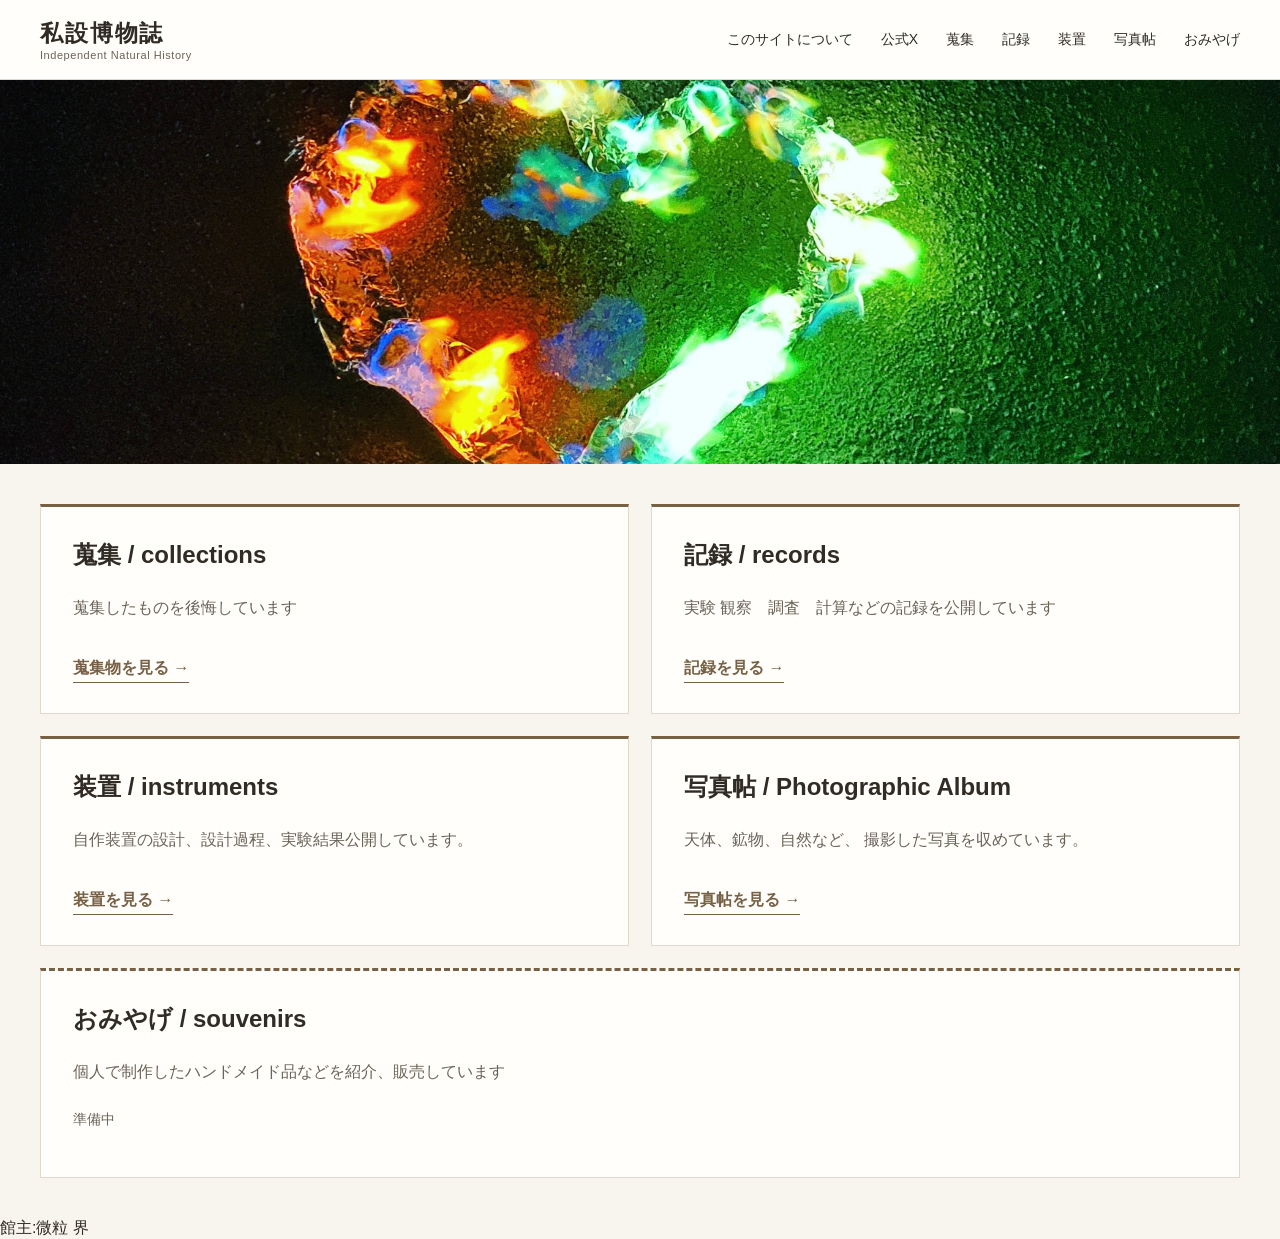
<file: index.html>
<!DOCTYPE html>
<html lang="ja">

<head>
  <meta charset="UTF-8">
  <meta name="viewport" content="width=device-width, initial-scale=1.0">

  <!-- サイト情報 -->
  <title>私設博物誌 | Independent Natural History</title>

  <meta name="description"
        content="私設博物誌は、個人による科学研究、実験記録、自作装置、鉱物標本、歴史資料などを収集・整理し、公開する独立したアーカイブです。">

  <link rel="icon" type="image/png"
        href="/independent-natural-history/images/IMG_1352.png">

  <!-- デザイン -->
  <link rel="stylesheet" href="./style.css">
  <link rel="stylesheet" href="./css/home.css">

  <!-- JavaScript -->
  <script src="js/app.js" defer></script>
  <script src="js/header.js" defer></script>
</head>

<body>

  <!-- 共通ヘッダー -->
  <div id="site-header"></div>

  <!-- メインビジュアル -->
  <section class="inh-hero" id="inh-hero"></section>

  <main id="app">

    <!-- 蒐集 -->
    <section id="collections">
      <h2>蒐集 / collections</h2>
      <p>蒐集したものを後悔しています</p>
      <a href="collections/">蒐集物を見る →</a>
    </section>

    <!-- 記録 -->
    <section id="records">
      <h2>記録 / records</h2>
      <p>実験 観察　調査　計算などの記録を公開しています</p>
      <a href="records/">記録を見る →</a>
    </section>

    <!-- 装置 -->
    <section id="instruments">
      <h2>装置 / instruments</h2>
      <p>自作装置の設計、設計過程、実験結果公開しています。</p>
      <a href="instruments/">装置を見る →</a>
    </section>

    <!-- 写真帖 -->
    <section id="gallery">
      <h2>写真帖 / Photographic Album</h2>
      <p>
        天体、鉱物、自然など、
        撮影した写真を収めています。
      </p>
      <a href="gallery/">写真帖を見る →</a>
    </section>

    <!-- おみやげ -->
    <section id="souvenirs">
      <h2>おみやげ / souvenirs</h2>
      <p>個人で制作したハンドメイド品などを紹介、販売しています</p>
      <span>準備中</span>
    </section>

  </main>

  <footer>館主:微粒 界</footer>

</body>
</html>
</file>
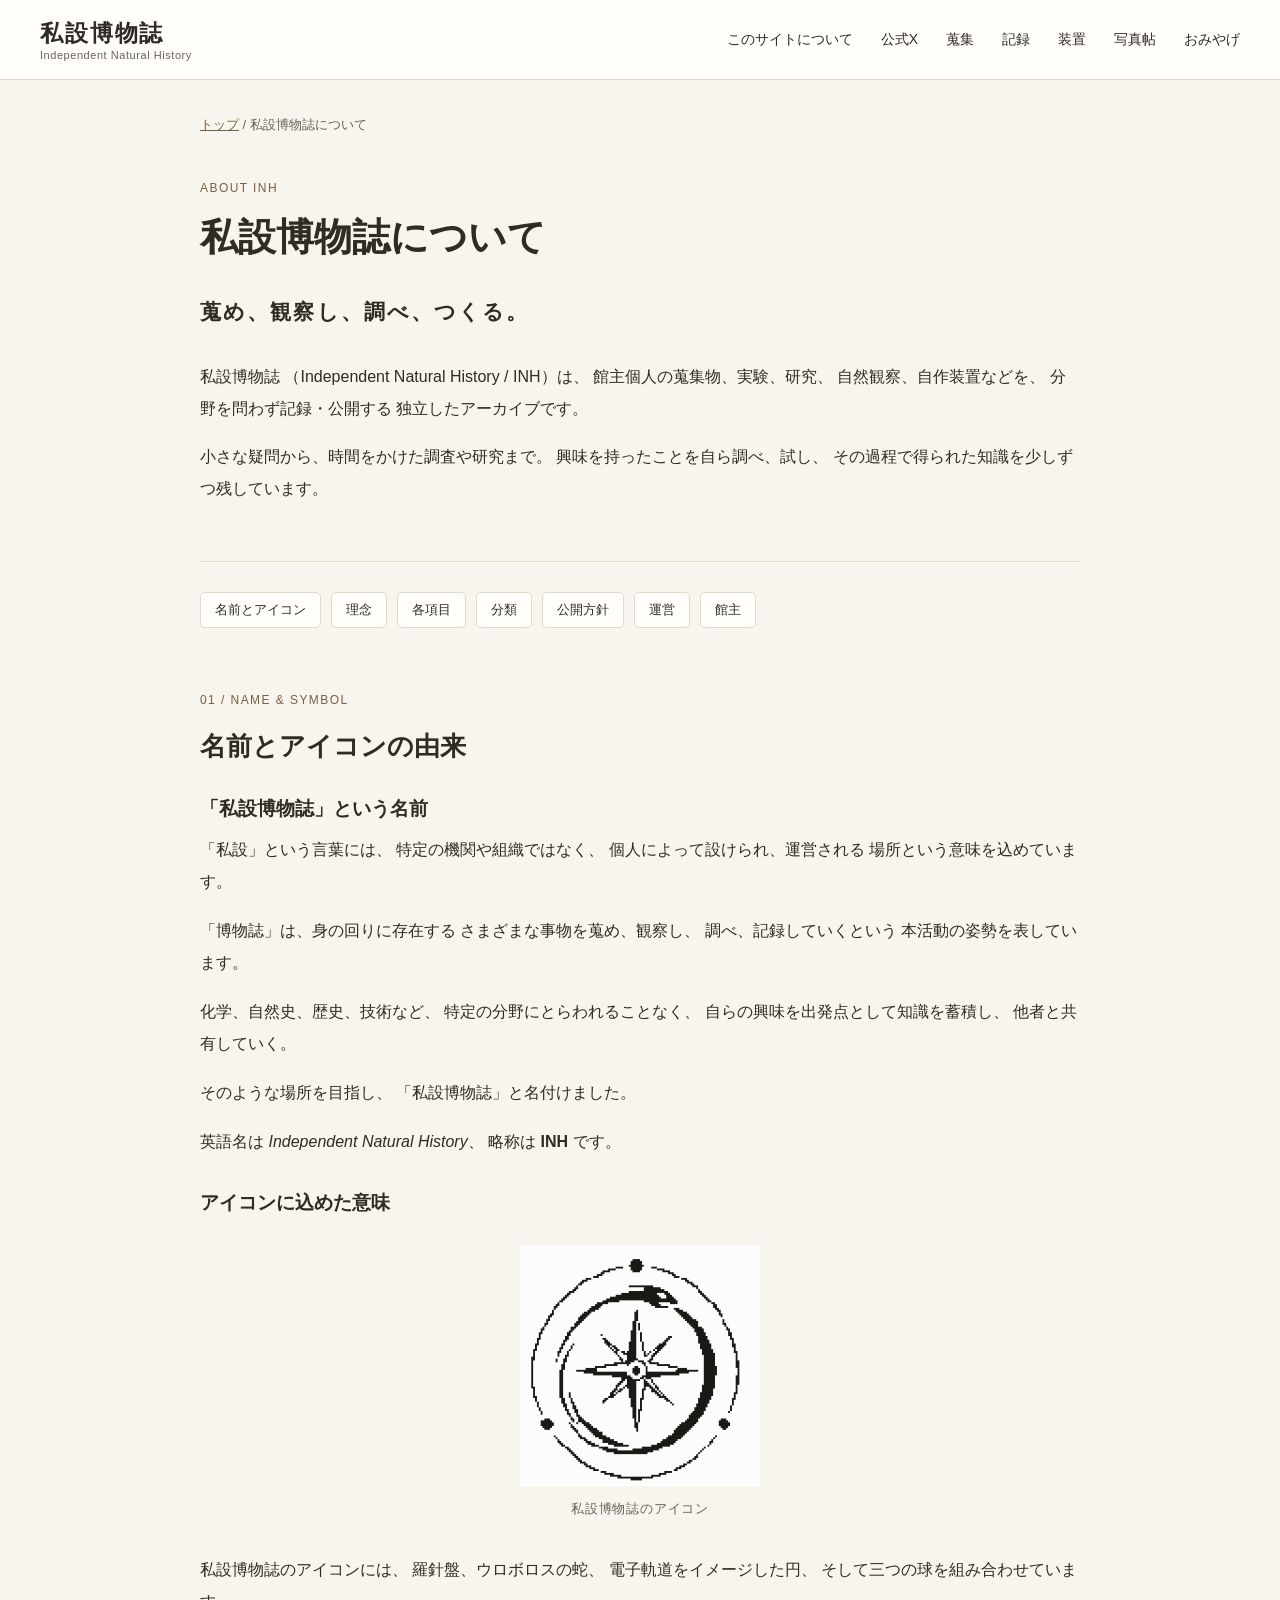
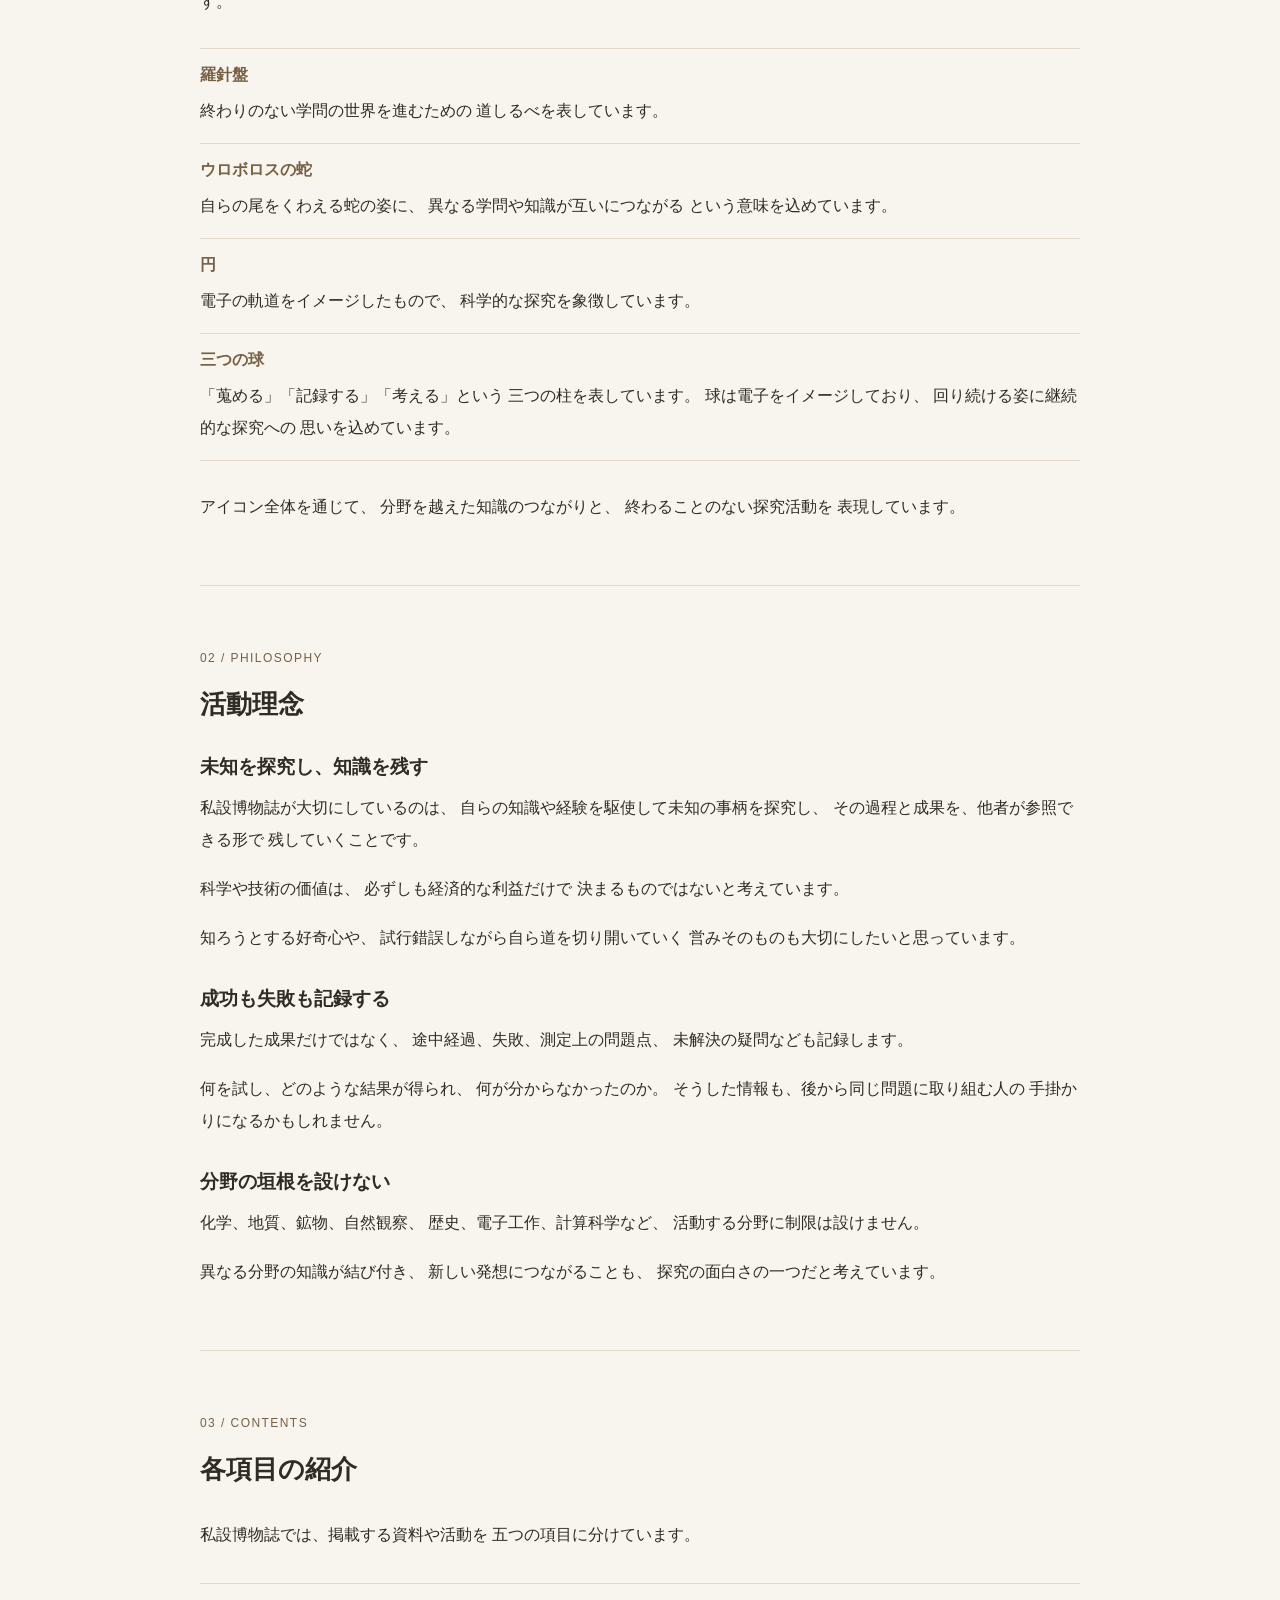
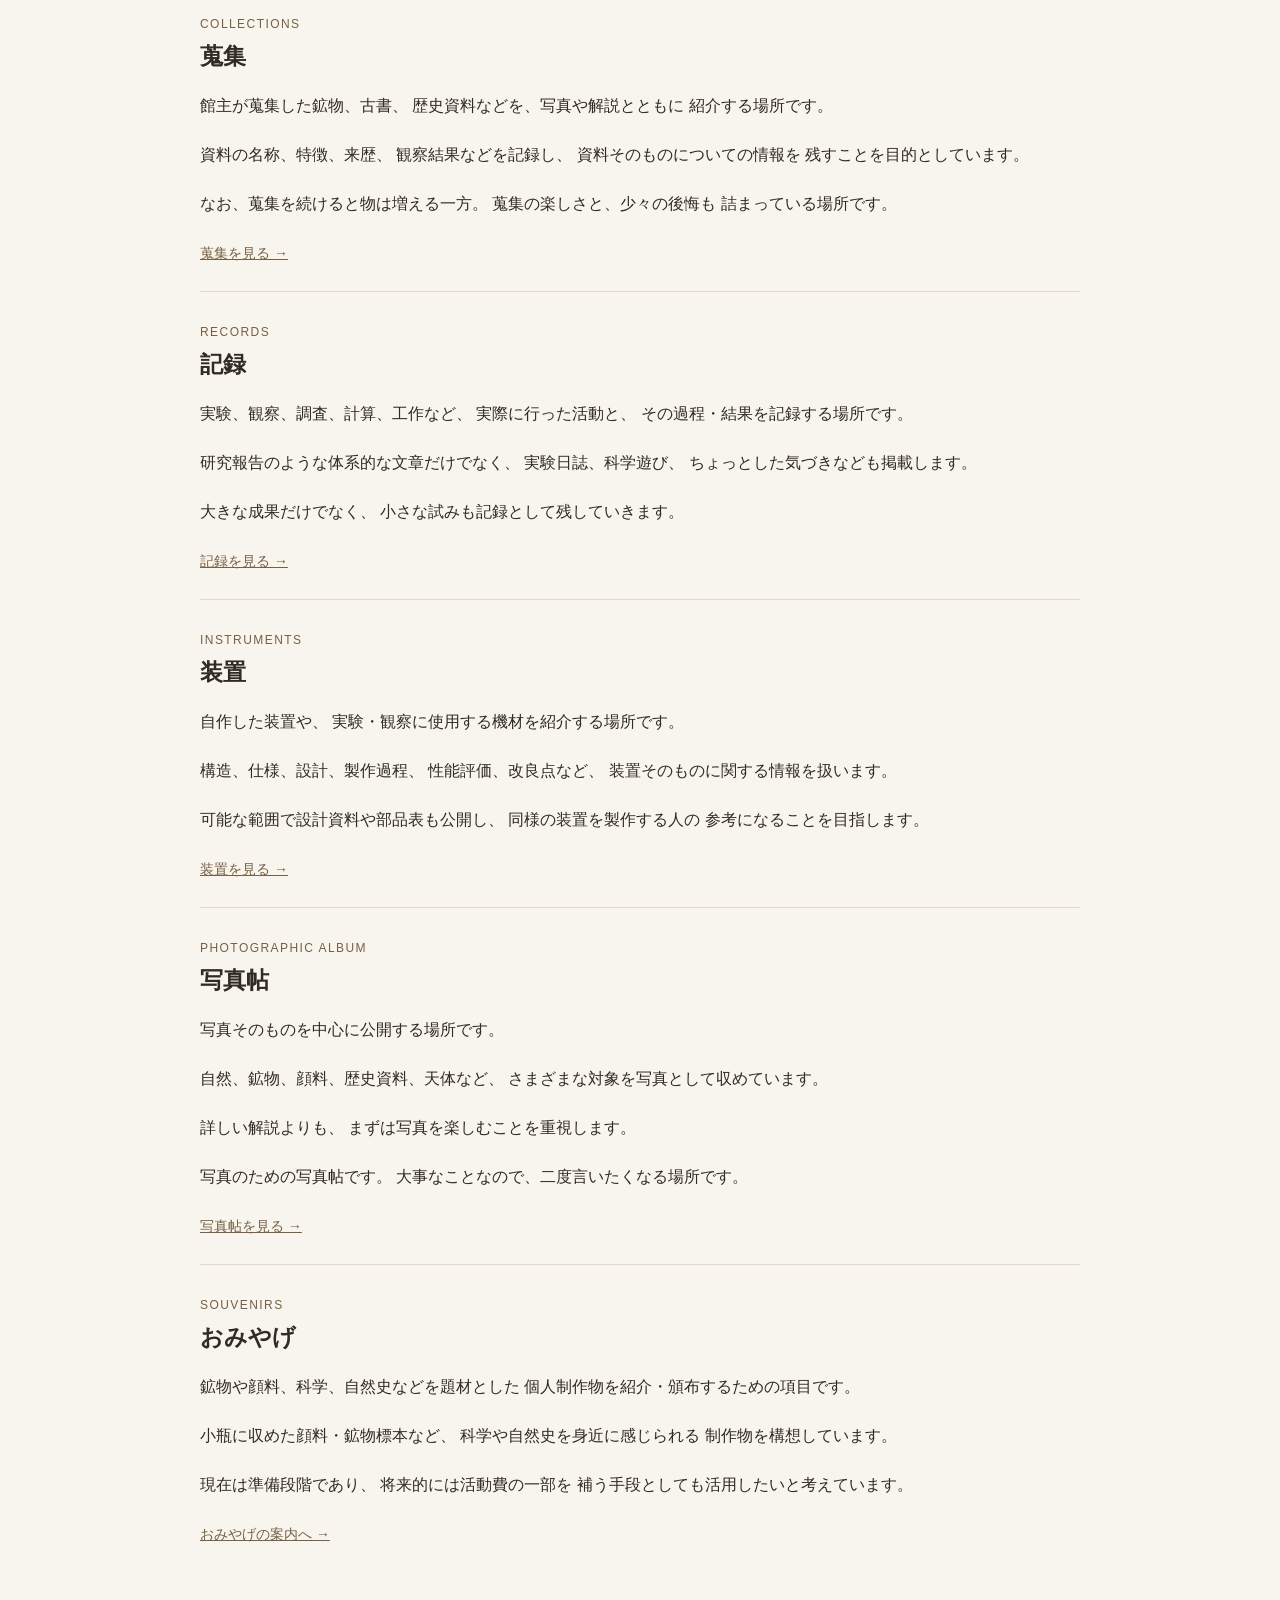
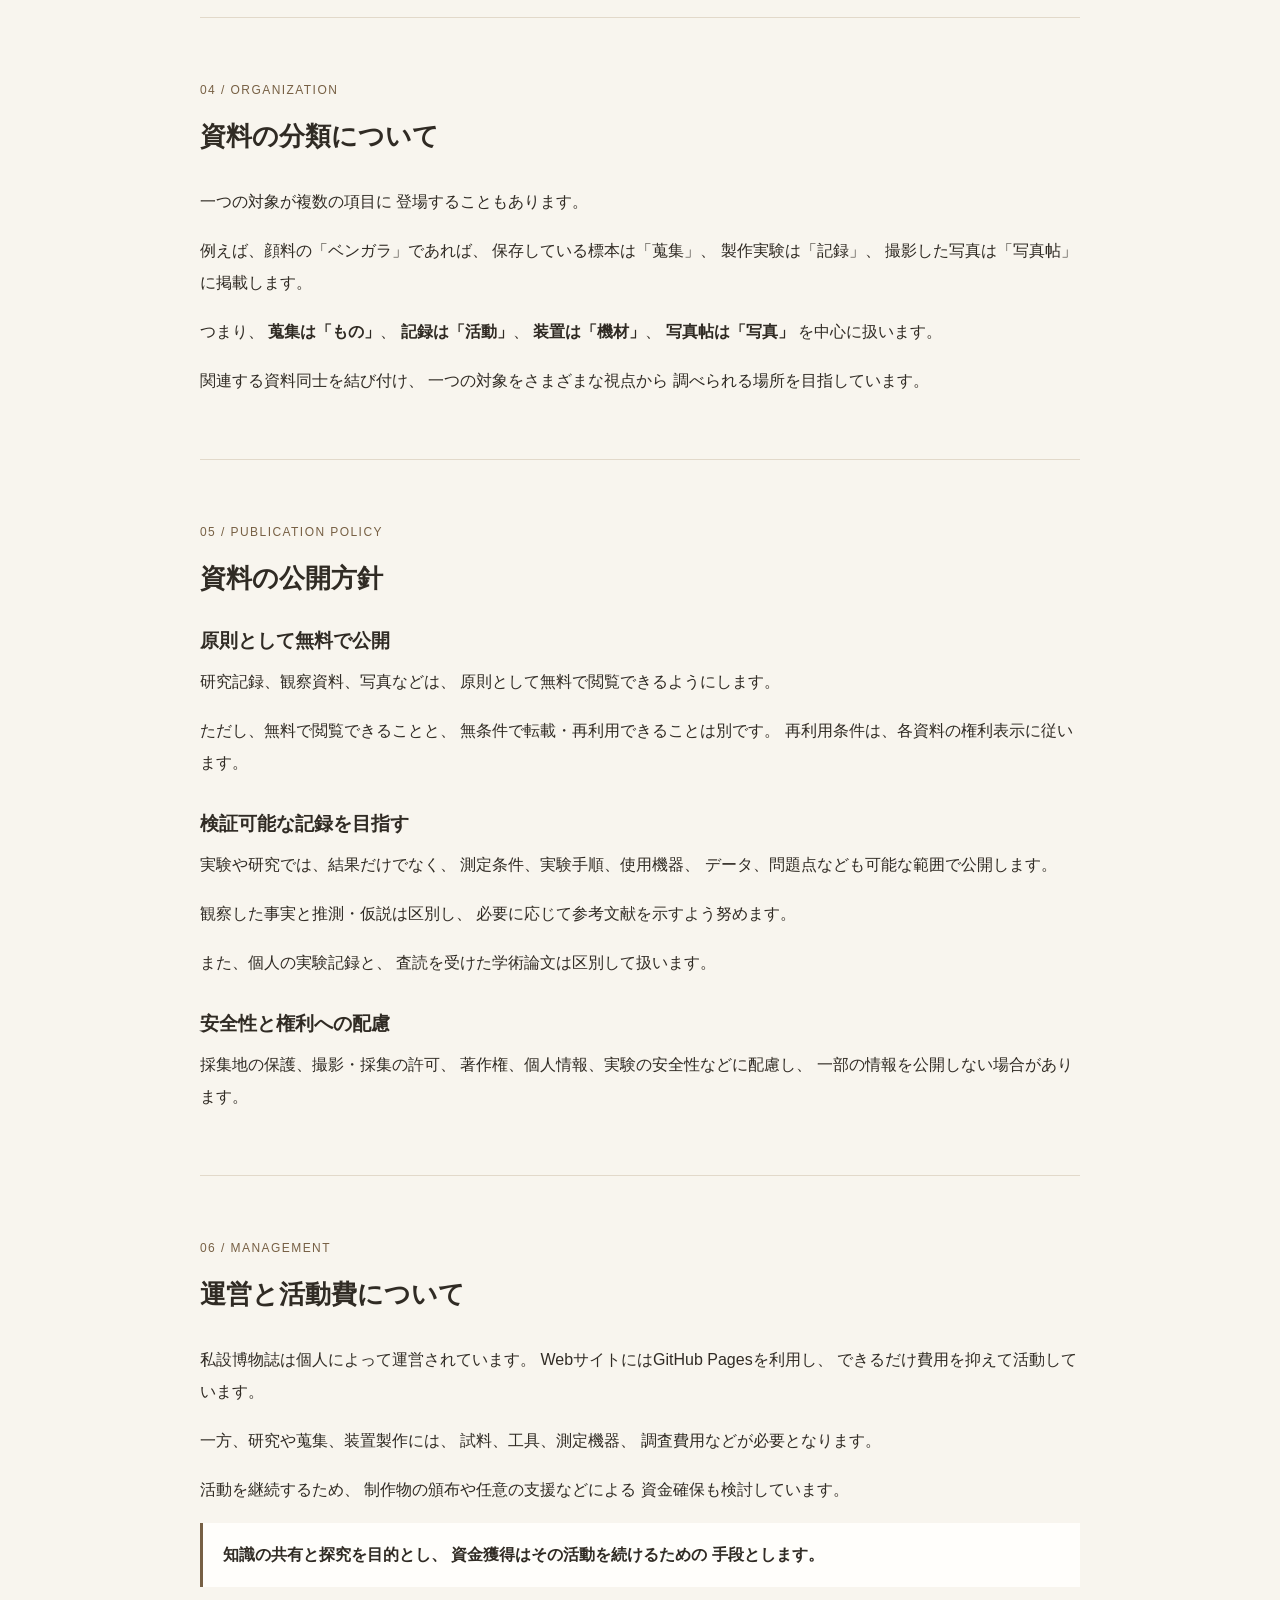
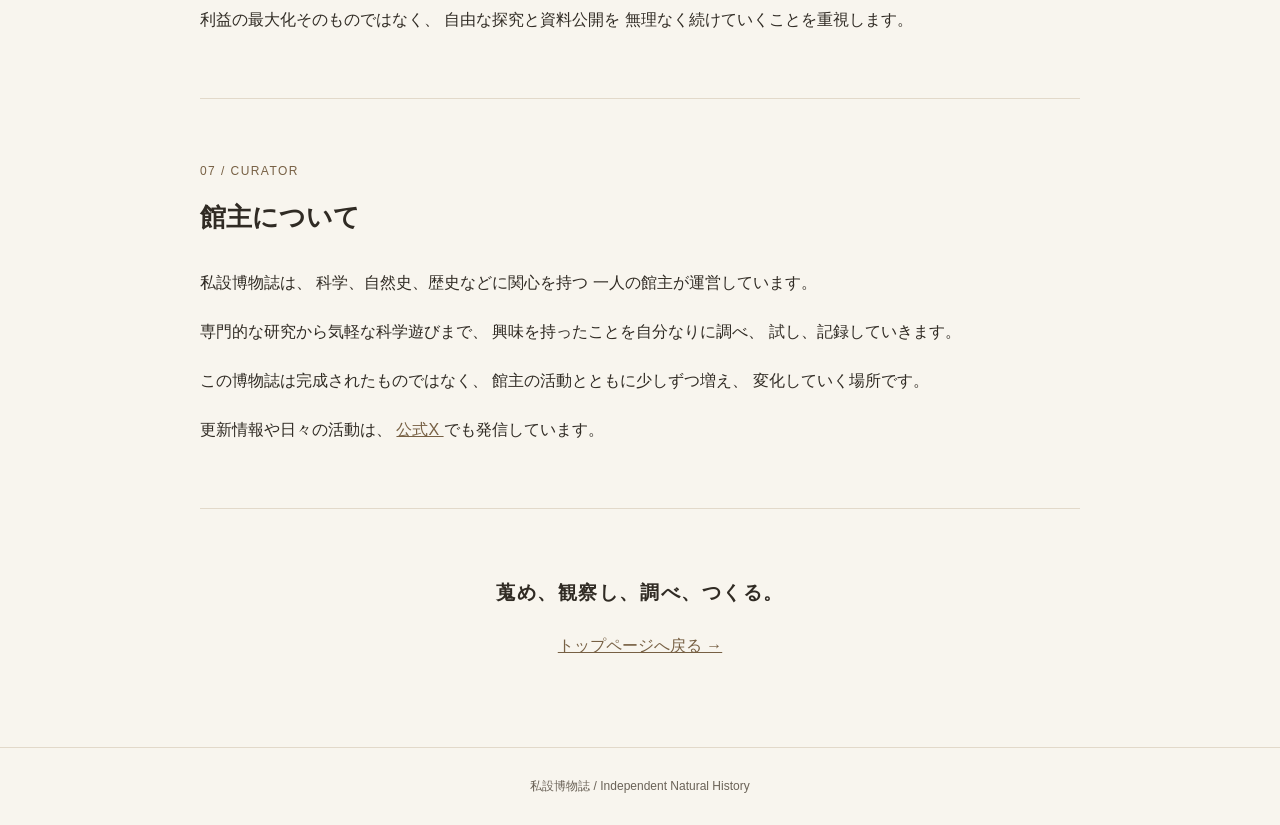
<file: about/index.html>
<!DOCTYPE html>
<html lang="ja">

<head>
  <meta charset="UTF-8">
  <meta name="viewport"
        content="width=device-width, initial-scale=1.0">

  <title>私設博物誌について | INH</title>
  <link rel="icon" type="image/png" href="/independent-natural-history/images/IMG_1352.png">

  <meta name="description"
        content="私設博物誌（INH）の名前とアイコンの由来、活動理念、各項目の紹介、資料公開方針、運営についてご案内します。">

  <!-- 共通CSS -->
  <link rel="stylesheet" href="../style.css">

  <!-- このページ専用CSS -->
  <link rel="stylesheet" href="../css/about.css">
</head>

  <!-- 共通ヘッダー -->
<div id="site-header"></div>

<script src="../js/header.js" defer></script>

  <main class="about-page">

    <!-- パンくずリスト -->
    <nav class="breadcrumb" aria-label="現在位置">
      <a href="../">トップ</a>
      / 私設博物誌について
    </nav>

    <!-- ===== はじめに ===== -->
    <div class="about-intro">

      <p class="about-en">ABOUT INH</p>
      <h1>私設博物誌について</h1>

      <p class="about-slogan">
        蒐め、観察し、調べ、つくる。
      </p>

      <p>
        私設博物誌
        （Independent Natural History / INH）は、
        館主個人の蒐集物、実験、研究、
        自然観察、自作装置などを、
        分野を問わず記録・公開する
        独立したアーカイブです。
      </p>

      <p>
        小さな疑問から、時間をかけた調査や研究まで。
        興味を持ったことを自ら調べ、試し、
        その過程で得られた知識を少しずつ残しています。
      </p>

    </div>

    <!-- ===== 目次 ===== -->
    <nav class="about-toc" aria-label="ページ内目次">
      <a href="#identity">名前とアイコン</a>
      <a href="#philosophy">理念</a>
      <a href="#contents">各項目</a>
      <a href="#classification">分類</a>
      <a href="#publication">公開方針</a>
      <a href="#management">運営</a>
      <a href="#curator">館主</a>
    </nav>

    <!-- ===== 01 名前とアイコン ===== -->
    <section id="identity" class="about-section">

      <p class="section-number">01 / NAME & SYMBOL</p>
      <h2>名前とアイコンの由来</h2>

      <h3>「私設博物誌」という名前</h3>

      <p>
        「私設」という言葉には、
        特定の機関や組織ではなく、
        個人によって設けられ、運営される
        場所という意味を込めています。
      </p>

      <p>
        「博物誌」は、身の回りに存在する
        さまざまな事物を蒐め、観察し、
        調べ、記録していくという
        本活動の姿勢を表しています。
      </p>

      <p>
        化学、自然史、歴史、技術など、
        特定の分野にとらわれることなく、
        自らの興味を出発点として知識を蓄積し、
        他者と共有していく。
      </p>

      <p>
        そのような場所を目指し、
        「私設博物誌」と名付けました。
      </p>

      <p>
        英語名は
        <em>Independent Natural History</em>、
        略称は <strong>INH</strong> です。
      </p>

      <h3>アイコンに込めた意味</h3>
      
<!-- ===== 私設博物誌のアイコン ===== -->
<figure class="about-symbol-image">

  <img
    src="../images/IMG_1352.png"
    alt="私設博物誌のアイコン。羅針盤、ウロボロス、円、三つの球を組み合わせた意匠"
    loading="lazy">

  <figcaption>
    私設博物誌のアイコン
  </figcaption>

</figure>


      <p>
        私設博物誌のアイコンには、
        羅針盤、ウロボロスの蛇、
        電子軌道をイメージした円、
        そして三つの球を組み合わせています。
      </p>

      <div class="symbol-list">

        <div class="symbol-item">
          <h4>羅針盤</h4>
          <p>
            終わりのない学問の世界を進むための
            道しるべを表しています。
          </p>
        </div>

        <div class="symbol-item">
          <h4>ウロボロスの蛇</h4>
          <p>
            自らの尾をくわえる蛇の姿に、
            異なる学問や知識が互いにつながる
            という意味を込めています。
          </p>
        </div>

        <div class="symbol-item">
          <h4>円</h4>
          <p>
            電子の軌道をイメージしたもので、
            科学的な探究を象徴しています。
          </p>
        </div>

        <div class="symbol-item">
          <h4>三つの球</h4>
          <p>
            「蒐める」「記録する」「考える」という
            三つの柱を表しています。
            球は電子をイメージしており、
            回り続ける姿に継続的な探究への
            思いを込めています。
          </p>
        </div>

      </div>

      <p>
        アイコン全体を通じて、
        分野を越えた知識のつながりと、
        終わることのない探究活動を
        表現しています。
      </p>

    </section>

    <!-- ===== 02 活動理念 ===== -->
    <section id="philosophy" class="about-section">

      <p class="section-number">02 / PHILOSOPHY</p>
      <h2>活動理念</h2>

      <h3>未知を探究し、知識を残す</h3>

      <p>
        私設博物誌が大切にしているのは、
        自らの知識や経験を駆使して未知の事柄を探究し、
        その過程と成果を、他者が参照できる形で
        残していくことです。
      </p>

      <p>
        科学や技術の価値は、
        必ずしも経済的な利益だけで
        決まるものではないと考えています。
      </p>

      <p>
        知ろうとする好奇心や、
        試行錯誤しながら自ら道を切り開いていく
        営みそのものも大切にしたいと思っています。
      </p>

      <h3>成功も失敗も記録する</h3>

      <p>
        完成した成果だけではなく、
        途中経過、失敗、測定上の問題点、
        未解決の疑問なども記録します。
      </p>

      <p>
        何を試し、どのような結果が得られ、
        何が分からなかったのか。
        そうした情報も、後から同じ問題に取り組む人の
        手掛かりになるかもしれません。
      </p>

      <h3>分野の垣根を設けない</h3>

      <p>
        化学、地質、鉱物、自然観察、
        歴史、電子工作、計算科学など、
        活動する分野に制限は設けません。
      </p>

      <p>
        異なる分野の知識が結び付き、
        新しい発想につながることも、
        探究の面白さの一つだと考えています。
      </p>

    </section>

    <!-- ===== 03 各項目 ===== -->
    <section id="contents" class="about-section">

      <p class="section-number">03 / CONTENTS</p>
      <h2>各項目の紹介</h2>

      <p>
        私設博物誌では、掲載する資料や活動を
        五つの項目に分けています。
      </p>

      <div class="about-entries">

        <article class="about-entry">

          <p class="entry-en">COLLECTIONS</p>
          <h3>蒐集</h3>

          <p>
            館主が蒐集した鉱物、古書、
            歴史資料などを、写真や解説とともに
            紹介する場所です。
          </p>

          <p>
            資料の名称、特徴、来歴、
            観察結果などを記録し、
            資料そのものについての情報を
            残すことを目的としています。
          </p>

          <p>
            なお、蒐集を続けると物は増える一方。
            蒐集の楽しさと、少々の後悔も
            詰まっている場所です。
          </p>

          <a href="../collections/">
            蒐集を見る →
          </a>

        </article>

        <article class="about-entry">

          <p class="entry-en">RECORDS</p>
          <h3>記録</h3>

          <p>
            実験、観察、調査、計算、工作など、
            実際に行った活動と、
            その過程・結果を記録する場所です。
          </p>

          <p>
            研究報告のような体系的な文章だけでなく、
            実験日誌、科学遊び、
            ちょっとした気づきなども掲載します。
          </p>

          <p>
            大きな成果だけでなく、
            小さな試みも記録として残していきます。
          </p>

          <a href="../records/">
            記録を見る →
          </a>

        </article>

        <article class="about-entry">

          <p class="entry-en">INSTRUMENTS</p>
          <h3>装置</h3>

          <p>
            自作した装置や、
            実験・観察に使用する機材を紹介する場所です。
          </p>

          <p>
            構造、仕様、設計、製作過程、
            性能評価、改良点など、
            装置そのものに関する情報を扱います。
          </p>

          <p>
            可能な範囲で設計資料や部品表も公開し、
            同様の装置を製作する人の
            参考になることを目指します。
          </p>

          <a href="../instruments/">
            装置を見る →
          </a>

        </article>

        <article class="about-entry">

          <p class="entry-en">PHOTOGRAPHIC ALBUM</p>
          <h3>写真帖</h3>

          <p>
            写真そのものを中心に公開する場所です。
          </p>

          <p>
            自然、鉱物、顔料、歴史資料、天体など、
            さまざまな対象を写真として収めています。
          </p>

          <p>
            詳しい解説よりも、
            まずは写真を楽しむことを重視します。
          </p>

          <p>
            写真のための写真帖です。
            大事なことなので、二度言いたくなる場所です。
          </p>

          <a href="../gallery/">
            写真帖を見る →
          </a>

        </article>

        <article class="about-entry">

          <p class="entry-en">SOUVENIRS</p>
          <h3>おみやげ</h3>

          <p>
            鉱物や顔料、科学、自然史などを題材とした
            個人制作物を紹介・頒布するための項目です。
          </p>

          <p>
            小瓶に収めた顔料・鉱物標本など、
            科学や自然史を身近に感じられる
            制作物を構想しています。
          </p>

          <p>
            現在は準備段階であり、
            将来的には活動費の一部を
            補う手段としても活用したいと考えています。
          </p>

          <a href="../#souvenirs">
            おみやげの案内へ →
          </a>

        </article>

      </div>

    </section>

    <!-- ===== 04 分類 ===== -->
    <section id="classification" class="about-section">

      <p class="section-number">04 / ORGANIZATION</p>
      <h2>資料の分類について</h2>

      <p>
        一つの対象が複数の項目に
        登場することもあります。
      </p>

      <p>
        例えば、顔料の「ベンガラ」であれば、
        保存している標本は「蒐集」、
        製作実験は「記録」、
        撮影した写真は「写真帖」に掲載します。
      </p>

      <p>
        つまり、
        <strong>蒐集は「もの」</strong>、
        <strong>記録は「活動」</strong>、
        <strong>装置は「機材」</strong>、
        <strong>写真帖は「写真」</strong>
        を中心に扱います。
      </p>

      <p>
        関連する資料同士を結び付け、
        一つの対象をさまざまな視点から
        調べられる場所を目指しています。
      </p>

    </section>

    <!-- ===== 05 公開方針 ===== -->
    <section id="publication" class="about-section">

      <p class="section-number">05 / PUBLICATION POLICY</p>
      <h2>資料の公開方針</h2>

      <h3>原則として無料で公開</h3>

      <p>
        研究記録、観察資料、写真などは、
        原則として無料で閲覧できるようにします。
      </p>

      <p>
        ただし、無料で閲覧できることと、
        無条件で転載・再利用できることは別です。
        再利用条件は、各資料の権利表示に従います。
      </p>

      <h3>検証可能な記録を目指す</h3>

      <p>
        実験や研究では、結果だけでなく、
        測定条件、実験手順、使用機器、
        データ、問題点なども可能な範囲で公開します。
      </p>

      <p>
        観察した事実と推測・仮説は区別し、
        必要に応じて参考文献を示すよう努めます。
      </p>

      <p>
        また、個人の実験記録と、
        査読を受けた学術論文は区別して扱います。
      </p>

      <h3>安全性と権利への配慮</h3>

      <p>
        採集地の保護、撮影・採集の許可、
        著作権、個人情報、実験の安全性などに配慮し、
        一部の情報を公開しない場合があります。
      </p>

    </section>

    <!-- ===== 06 運営 ===== -->
    <section id="management" class="about-section">

      <p class="section-number">06 / MANAGEMENT</p>
      <h2>運営と活動費について</h2>

      <p>
        私設博物誌は個人によって運営されています。
        WebサイトにはGitHub Pagesを利用し、
        できるだけ費用を抑えて活動しています。
      </p>

      <p>
        一方、研究や蒐集、装置製作には、
        試料、工具、測定機器、
        調査費用などが必要となります。
      </p>

      <p>
        活動を継続するため、
        制作物の頒布や任意の支援などによる
        資金確保も検討しています。
      </p>

      <p class="about-emphasis">
        知識の共有と探究を目的とし、
        資金獲得はその活動を続けるための
        手段とします。
      </p>

      <p>
        利益の最大化そのものではなく、
        自由な探究と資料公開を
        無理なく続けていくことを重視します。
      </p>

    </section>

    <!-- ===== 07 館主 ===== -->
    <section id="curator" class="about-section">

      <p class="section-number">07 / CURATOR</p>
      <h2>館主について</h2>

      <p>
        私設博物誌は、
        科学、自然史、歴史などに関心を持つ
        一人の館主が運営しています。
      </p>

      <p>
        専門的な研究から気軽な科学遊びまで、
        興味を持ったことを自分なりに調べ、
        試し、記録していきます。
      </p>

      <p>
        この博物誌は完成されたものではなく、
        館主の活動とともに少しずつ増え、
        変化していく場所です。
      </p>

      <p>
        更新情報や日々の活動は、
        <a href="https://x.com/INH_sisetu"
           target="_blank"
           rel="noopener noreferrer">
          公式X
        </a>
        でも発信しています。
      </p>

    </section>

    <!-- ページ末尾 -->
    <div class="about-ending">
      <p>蒐め、観察し、調べ、つくる。</p>
      <a href="../">トップページへ戻る →</a>
    </div>

  </main>

  <footer class="about-footer">
    私設博物誌 / Independent Natural History
  </footer>

</body>
</html>
</file>
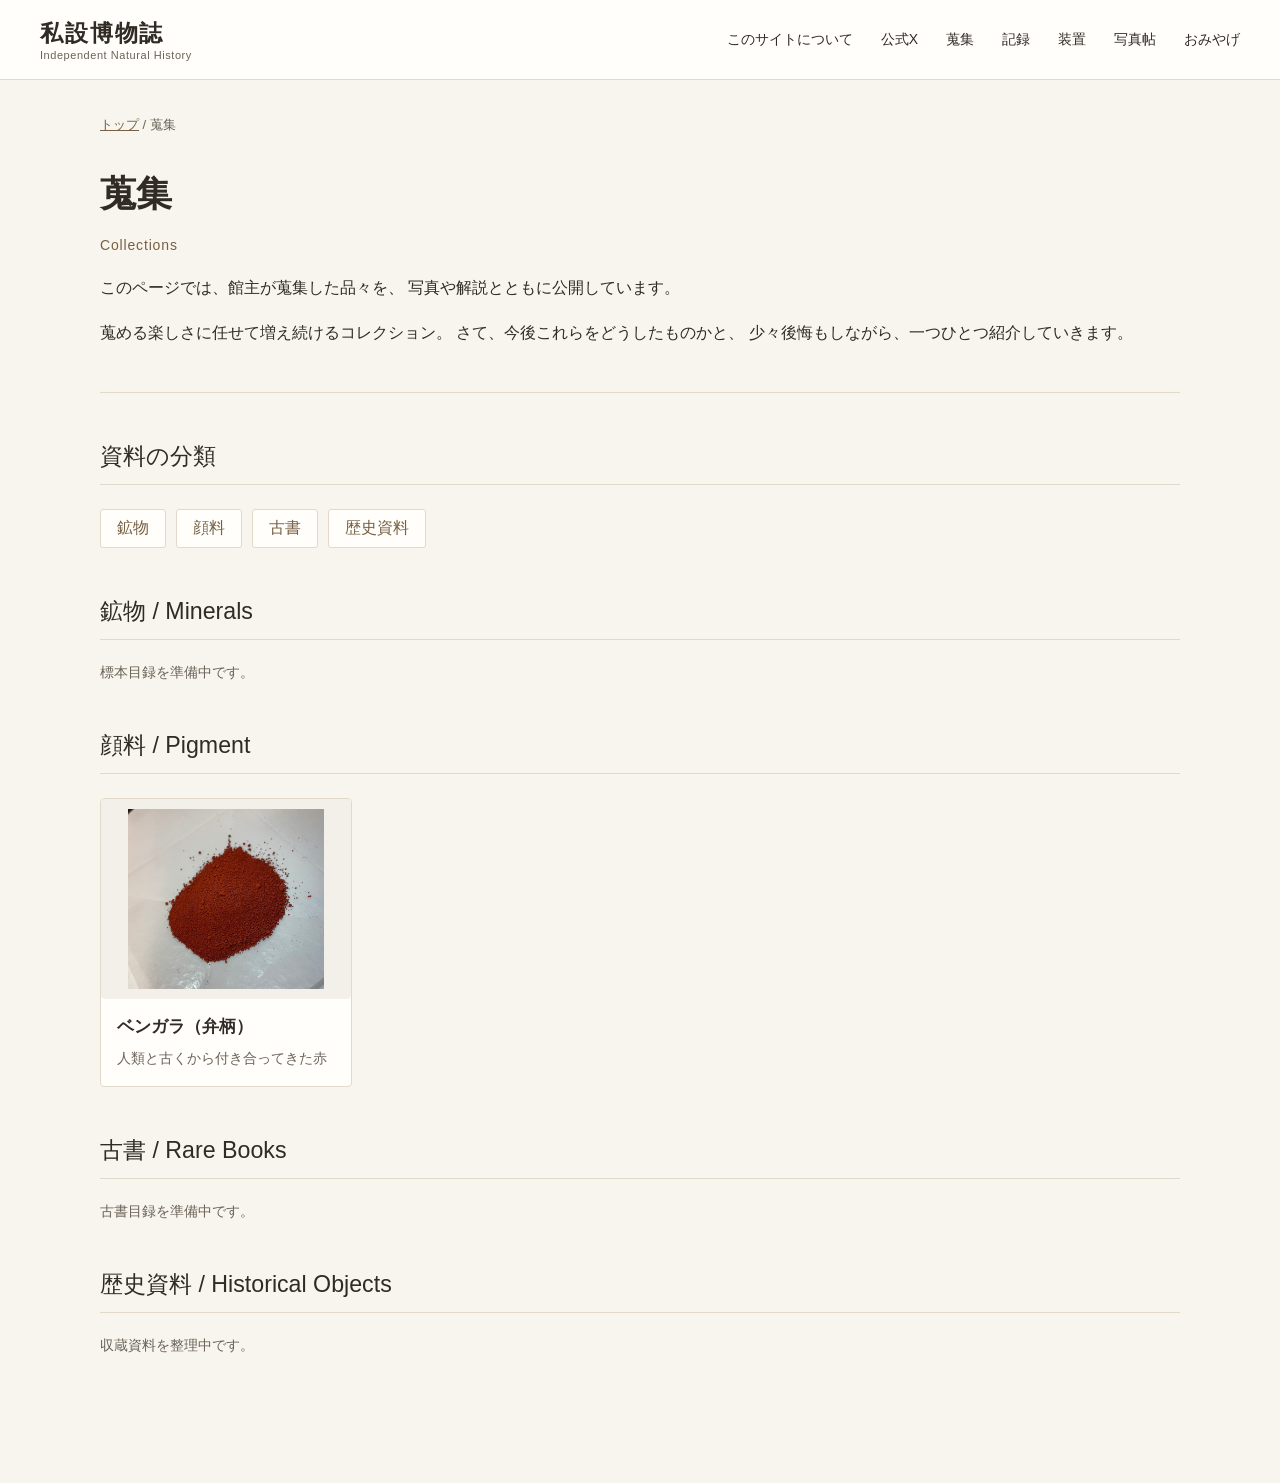
<file: collections/index.html>
<!DOCTYPE html>
<html lang="ja">

<head>
  <meta charset="UTF-8">
  <meta name="viewport"
        content="width=device-width, initial-scale=1.0">
  

  <title>蒐集 | 私設博物誌</title>
  <link rel="icon" type="image/png" href="/independent-natural-history/images/IMG_1352.png">

  <!-- 共通CSS + 2層目CSS -->
  <link rel="stylesheet" href="../style.css">
  <link rel="stylesheet" href="../css/section.css">
  <link rel="stylesheet" href="../css/collection.css">
</head>

<body>

  <!-- 共通ヘッダー -->
<div id="site-header"></div>

<script src="../js/header.js" defer></script>

  <main class="catalog-page">

    <!-- トップへ戻れる案内 -->
    <nav class="breadcrumb" aria-label="現在位置">
      <a href="../index.html">トップ</a> / 蒐集
    </nav>

    <div class="catalog-intro">
      <h1>蒐集</h1>
      <p class="catalog-english">Collections</p>
       <p>
      このページでは、館主が蒐集した品々を、
      写真や解説とともに公開しています。
    </p>

    <p>
      蒐める楽しさに任せて増え続けるコレクション。
      さて、今後これらをどうしたものかと、
      少々後悔もしながら、一つひとつ紹介していきます。
    </p>
    </div>

    <!-- 分野別の案内 -->
    <section class="catalog-section">
      <h2>資料の分類</h2>

      <nav class="topic-links" aria-label="蒐集の分野">
        <a href="#minerals">鉱物</a>
        <a href="#pigment">顔料</a>
        <a href="#books">古書</a>
        <a href="#historical">歴史資料</a>
      </nav>
    </section>

    <!-- 鉱物 -->
    <section id="minerals" class="catalog-section">
      <h2>鉱物 / Minerals</h2>
      <p class="empty-note">標本目録を準備中です。</p>
    </section>

    <section id="pigment" class="catalog-section">
      <h2>顔料 / Pigment</h2>
      <div class="collection-grid">
    <a href="./pigment/bengara.html" class="collection-card">
      <img
        src="../images/pigments/IMG_1507.jpeg"
        alt="ベンガラ"
        loading="lazy"
      >
      <div class="collection-card-info">
        <h3>ベンガラ（弁柄）</h3>
        <p>人類と古くから付き合ってきた赤</p>
      </div>
    </a>
  </div>
    </section>

    <!-- 古書 -->
    <section id="books" class="catalog-section">
      <h2>古書 / Rare Books</h2>
      <p class="empty-note">古書目録を準備中です。</p>
    </section>

    <!-- 歴史資料 -->
    <section id="historical" class="catalog-section">
      <h2>歴史資料 / Historical Objects</h2>
      <p class="empty-note">収蔵資料を整理中です。</p>
    </section>

  </main>

</body>
</html>
</file>
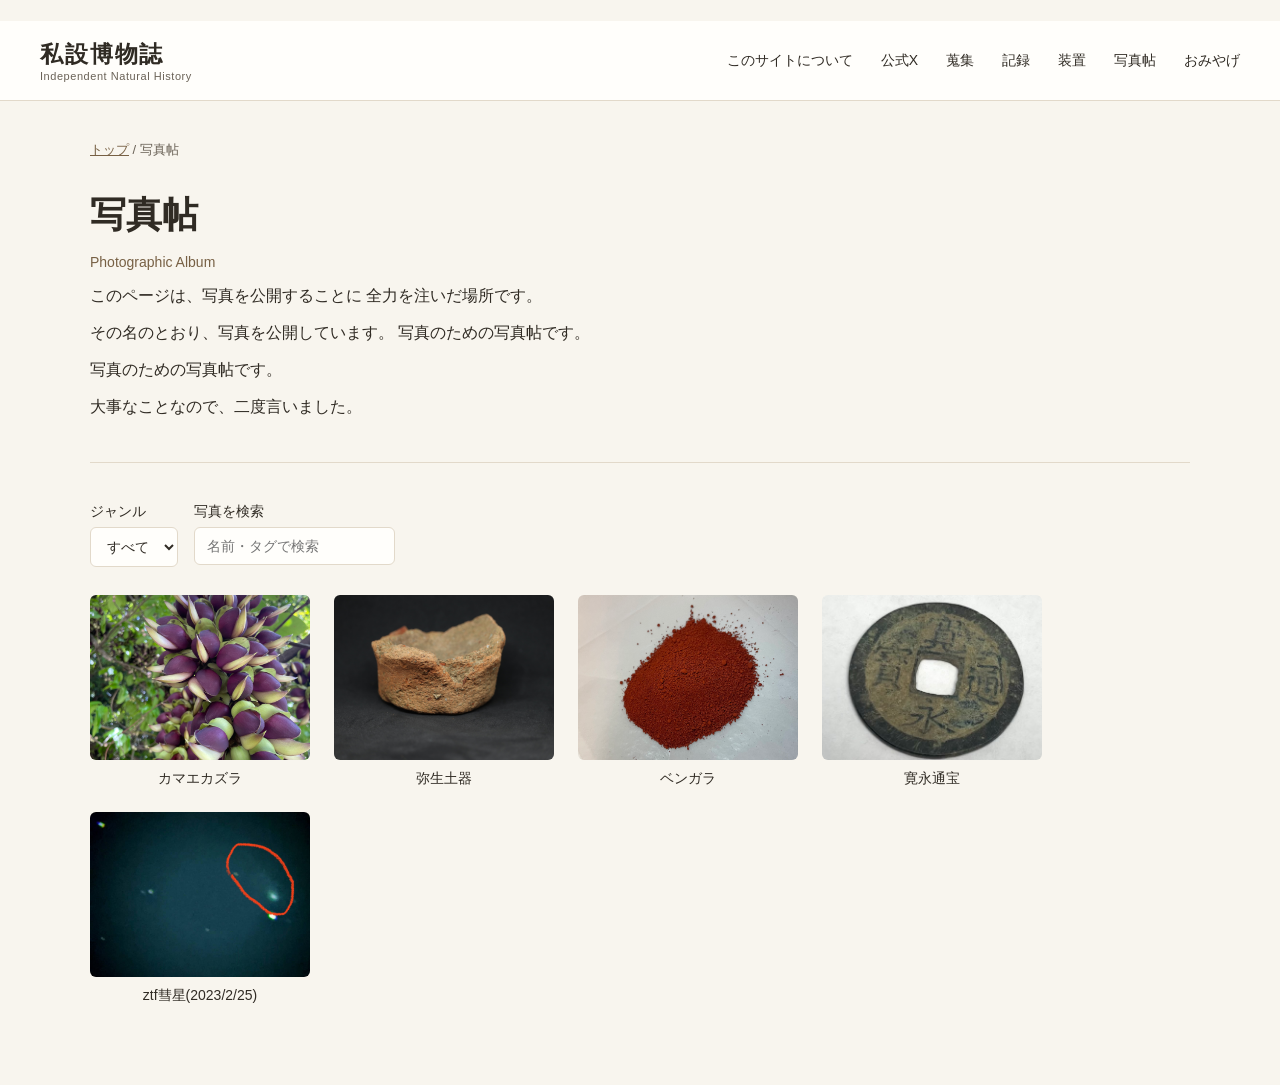
<file: gallery/index.html>
<!DOCTYPE html>
<html lang="ja">

<head>
  <script src="../js/gallery.js" defer></script>
  <meta charset="UTF-8">
  <meta name="viewport"
        content="width=device-width, initial-scale=1.0">

  <!-- ページのタイトル -->
  <title>写真帖 | 私設博物誌</title>
  <link rel="icon" type="image/png" href="/independent-natural-history/images/IMG_1352.png">

  <!-- サイト共通のデザイン -->
  <link rel="stylesheet" href="../style.css">

  <!-- 写真帖専用のデザイン -->
  <link rel="stylesheet" href="../css/gallery.css">
</head>

<body>

  
　<!-- 共通ヘッダー -->
<div id="site-header"></div>

<script src="../js/header.js" defer></script>


  <!-- ===== 写真帖 ===== -->
  <main class="gallery-page">

    <!-- パンくずリスト -->
    <nav class="breadcrumb" aria-label="現在位置">
      <a href="../index.html">トップ</a>
      / 写真帖
    </nav>

    <!-- ページの見出し -->
    <div class="gallery-intro">
      <h1>写真帖</h1>

      <p class="gallery-en">
        Photographic Album
      </p>

       <p>
    このページは、写真を公開することに
    全力を注いだ場所です。
  </p>

  <p>
    その名のとおり、写真を公開しています。
    写真のための写真帖です。
  </p>

  <p>写真のための写真帖です。</p>

  <p>大事なことなので、二度言いました。</p>
    </div>

<!-- ===== 写真の絞り込み・検索 ===== -->
<div class="gallery-controls">

  <!-- ジャンル選択 -->
  <label>
    ジャンル
    <select id="gallery-category">
      <option value="all">すべて</option>
      <option value="nature">自然</option>
      <option value="minerals">鉱物</option>
      <option value="history">歴史</option>
      <option value="astronomy">天体</option>
      <option value="pigments">顔料</option>
    </select>
  </label>

  <!-- キーワード検索 -->
  <label>
    写真を検索
    <input
      type="search"
      id="gallery-search"
      placeholder="名前・タグで検索">
  </label>

</div>

<!-- 該当する写真がない場合 -->
<p id="gallery-empty" hidden>
  該当する写真はありません。
</p>

    
<!-- ===== 写真一覧 ===== -->
<div class="gallery-grid">

  <!-- 1枚目：カマエカズラ -->
  <button
  type="button"
  class="gallery-item"
  data-category="nature"
  data-tags="植物 カマエカズラ">
    <figure>
      <img
        src="../images/gallery/nature/IMG_7898.jpeg"
        alt="カマエカズラ"
        loading="lazy">

      <figcaption>カマエカズラ</figcaption>
    </figure>
  </button>

  <!-- 2枚目：弥生土器（画像名は仮） -->
  <button
  type="button"
  class="gallery-item"
  data-category="history"
  data-tags="弥生 土器 考古学">
    <figure>
      <img
        src="../images/gallery/history/cachedImage 2.png"
        alt="弥生土器"
        loading="lazy">

      <figcaption>弥生土器</figcaption>
    </figure>
  </button>
  
<!-- ===== 3枚目：ベンガラ ===== -->
<button
  type="button"
  class="gallery-item"
  data-category="pigments"
  data-tags="ベンガラ 弁柄 酸化鉄 顔料 赤色 Fe2O3">

  <figure>

    <!-- ベンガラの写真 -->
    <img
      src="../images/pigments/IMG_1507.jpeg"
      alt="ベンガラ（酸化鉄顔料）の写真"
      loading="lazy">

    <!-- 写真の題名 -->
    <figcaption>ベンガラ</figcaption>

  </figure>

</button>

<button
  type="button"
  class="gallery-item"
  data-category="histroy"
  data-tags="寛永通宝 古銭">

  <figure>

    <!-- 寛永通宝の写真 -->
    <img
      src="../images/gallery/history/IMG_1539.jpeg"
      alt="寛永通宝の写真"
      loading="lazy">

    <!-- 写真の題名 -->
    <figcaption>寛永通宝</figcaption>

  </figure>

 <button
  type="button"
  class="gallery-item"
  data-category="nature"
  data-tags="彗星　ztf彗星">
    <figure>
      <img
        src="../images/gallery/star/IMG_3275.jpeg"
        alt="ztf彗星"
        loading="lazy">

      <figcaption>ztf彗星(2023/2/25)</figcaption>
    </figure>
  </button>

</button>


</div>

<!-- ===== 全写真共通の拡大画面 ===== -->
<dialog id="photo-dialog" class="gallery-dialog">

  <form method="dialog">
    <button type="submit" class="gallery-close">
      × 閉じる
    </button>
  </form>

  <!-- JavaScriptが写真をここへ読み込む -->
  <img id="photo-dialog-image" alt="">

</dialog>



     
  </main>

</body>
</html>
</file>
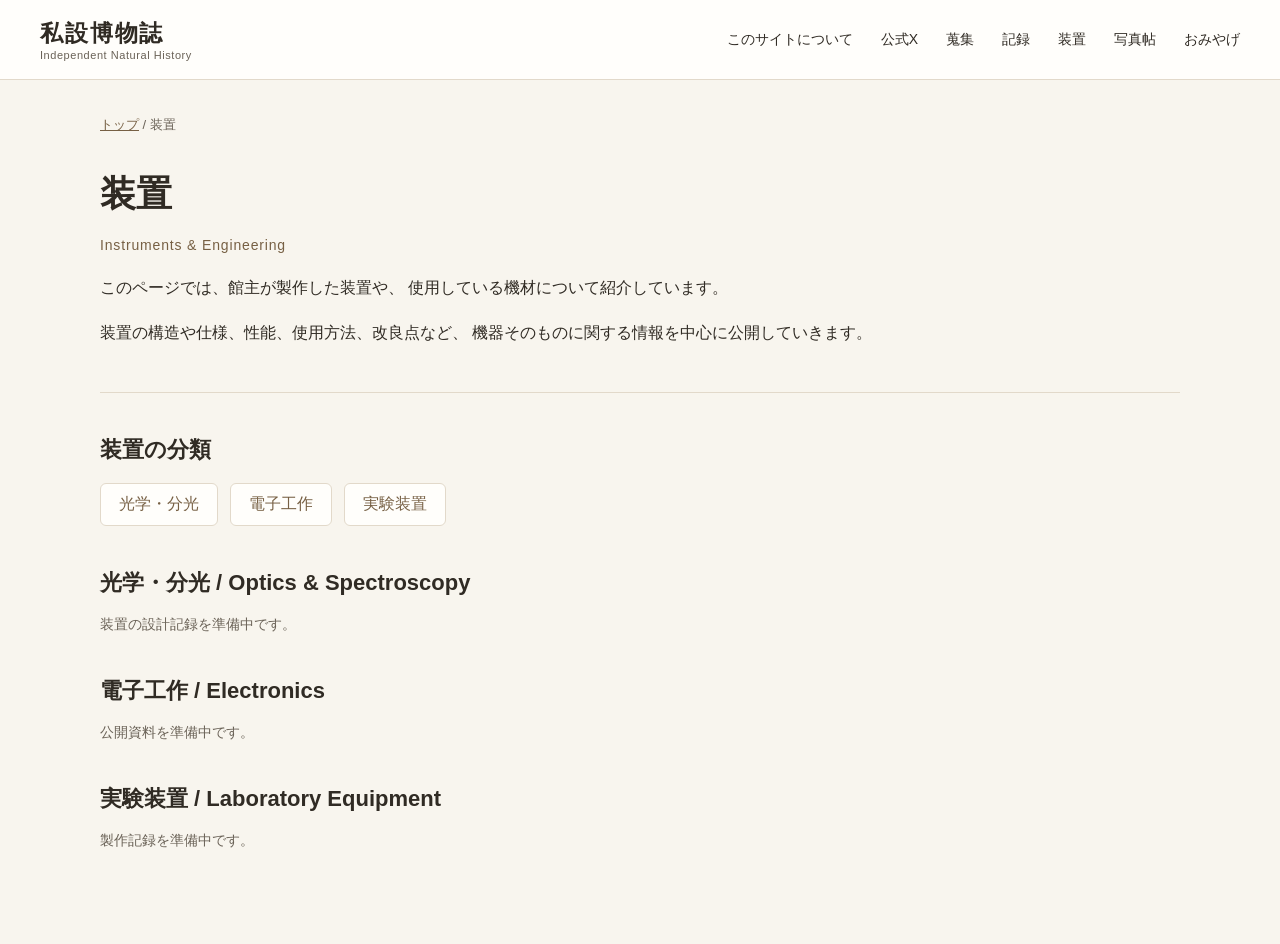
<file: instruments/index.html>
<!DOCTYPE html>
<html lang="ja">

<head>
  <meta charset="UTF-8">
  <meta name="viewport"
        content="width=device-width, initial-scale=1.0">

  <title>装置 | 私設博物誌</title>
  <link rel="icon" type="image/png" href="/independent-natural-history/images/IMG_1352.png">

  <link rel="stylesheet" href="../style.css">
  <link rel="stylesheet" href="../css/section.css">
</head>

<body>

  <!-- 共通ヘッダー -->
<div id="site-header"></div>

<script src="../js/header.js" defer></script>

  <main class="catalog-page">

    <nav class="breadcrumb" aria-label="現在位置">
      <a href="../index.html">トップ</a> / 装置
    </nav>

    <div class="catalog-intro">
      <h1>装置</h1>
      <p class="catalog-english">Instruments & Engineering</p>
      <p>
    このページでは、館主が製作した装置や、
    使用している機材について紹介しています。
  </p>

  <p>
    装置の構造や仕様、性能、使用方法、改良点など、
    機器そのものに関する情報を中心に公開していきます。
  </p>
    </div>

    <!-- 分野別の案内 -->
    <section class="catalog-section">
      <h2>装置の分類</h2>

      <nav class="topic-links" aria-label="装置の分野">
        <a href="#optics">光学・分光</a>
        <a href="#electronics">電子工作</a>
        <a href="#laboratory">実験装置</a>
      </nav>
    </section>

    <!-- 光学・分光 -->
    <section id="optics" class="catalog-section">
      <h2>光学・分光 / Optics & Spectroscopy</h2>
      <p class="empty-note">装置の設計記録を準備中です。</p>
    </section>

    <!-- 電子工作 -->
    <section id="electronics" class="catalog-section">
      <h2>電子工作 / Electronics</h2>
      <p class="empty-note">公開資料を準備中です。</p>
    </section>

    <!-- 実験装置 -->
    <section id="laboratory" class="catalog-section">
      <h2>実験装置 / Laboratory Equipment</h2>
      <p class="empty-note">製作記録を準備中です。</p>
    </section>

  </main>

</body>
</html>
</file>
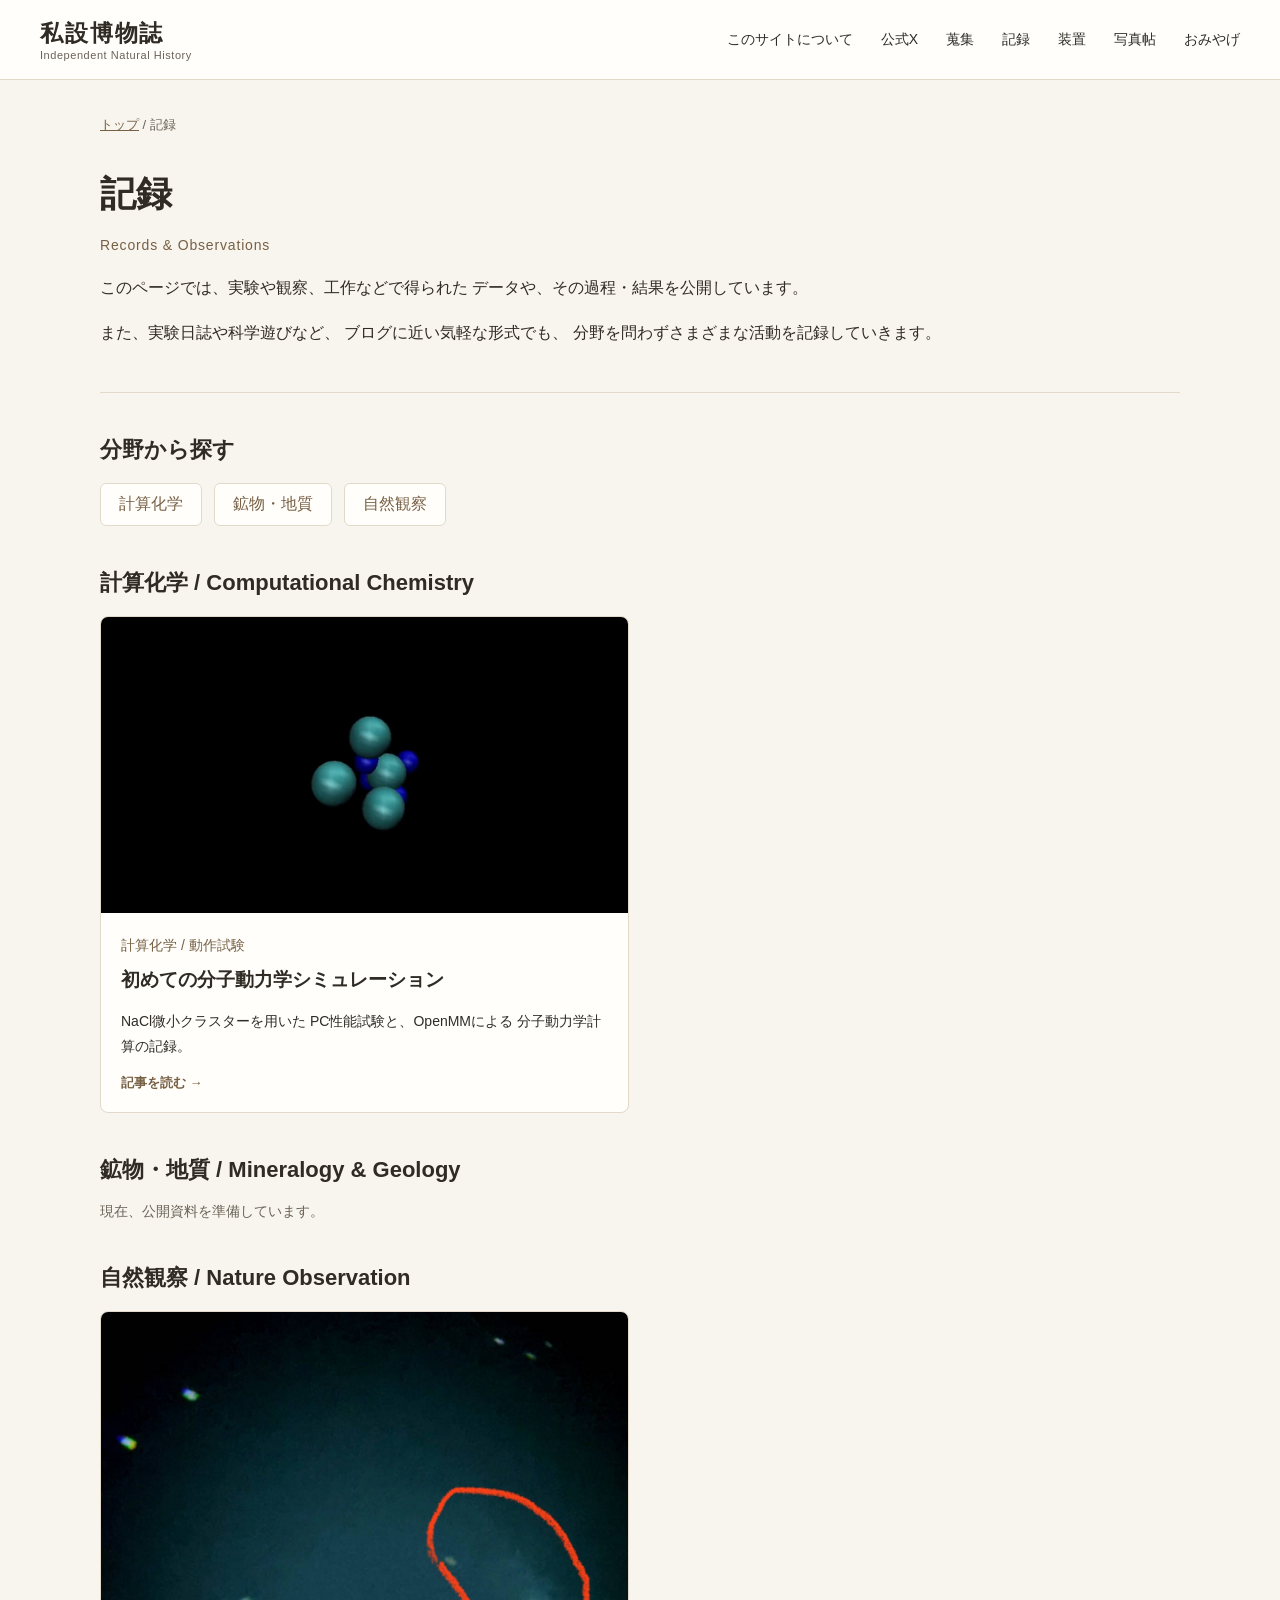
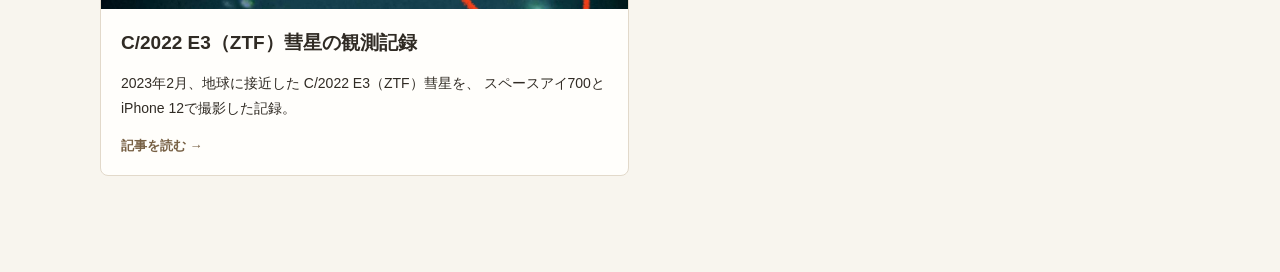
<file: records/index.html>
<!DOCTYPE html>
<html lang="ja">

<head>
  <meta charset="UTF-8">
  <meta name="viewport"
        content="width=device-width, initial-scale=1.0">

  <title>記録 | 私設博物誌</title>
  <link rel="icon" type="image/png" href="/independent-natural-history/images/IMG_1352.png">

  <!-- サイト全体のデザイン -->
  <link rel="stylesheet" href="../style.css">

  <!-- 2層目専用のデザイン -->
  <link rel="stylesheet" href="../css/section.css">
</head>

<body>

  <!-- 共通ヘッダー -->
<div id="site-header"></div>

<script src="../js/header.js" defer></script>

  <!-- ===== 記録ページ ===== -->
  <main class="catalog-page">

    <!-- 現在地の表示 -->
    <nav class="breadcrumb" aria-label="現在位置">
      <a href="../index.html">トップ</a> / 記録
    </nav>

    <!-- ページ紹介 -->
    <div class="catalog-intro">
      <h1>記録</h1>
      <p class="catalog-english">Records & Observations</p>
      <p>
    このページでは、実験や観察、工作などで得られた
    データや、その過程・結果を公開しています。
  </p>

  <p>
    また、実験日誌や科学遊びなど、
    ブログに近い気軽な形式でも、
    分野を問わずさまざまな活動を記録していきます。
  </p>
    </div>

    <!-- 分野への案内 -->
    <section class="catalog-section">
      <h2>分野から探す</h2>

      <nav class="topic-links" aria-label="記録の分野">
        <a href="#computational">計算化学</a>
        <a href="#geology">鉱物・地質</a>
        <a href="#nature">自然観察</a>
      </nav>
    </section>

    <!-- ===== 計算化学 ===== -->
    <section id="computational" class="catalog-section">
      <h2>計算化学 / Computational Chemistry</h2>

      <div class="card-grid">

        <!-- 第1号記事のカード -->
        <a class="record-card"
           href="./computational-chemistry/first-md.html">

          <!-- 記事の見出し画像 -->
          <div class="card-image">


         
          
            <img
              src="../images/records/first-me/IMG_1359.jpeg"
              alt="NaCl微小クラスターの可視化画像"
              loading="lazy">

          </div>

          <!-- 記事の紹介文 -->
          <div class="card-content">
            <p class="card-category">
              計算化学 / 動作試験
            </p>

            <h3>
              初めての分子動力学シミュレーション
            </h3>

            <p>
              NaCl微小クラスターを用いた
              PC性能試験と、OpenMMによる
              分子動力学計算の記録。
            </p>

            <span class="card-more">記事を読む →</span>
          </div>

        </a>

      </div>
    </section>

    <!-- ===== 鉱物・地質 ===== -->
    <section id="geology" class="catalog-section">
      <h2>鉱物・地質 / Mineralogy & Geology</h2>
      <p class="empty-note">現在、公開資料を準備しています。</p>
    </section>

    <!-- ===== 自然観察 ===== -->
    <section id="nature" class="catalog-section">
      <h2>自然観察 / Nature Observation</h2>
      <p class="empty-note">

  <div class="card-grid">

    <!-- C/2022 E3（ZTF）彗星の観測記録 -->
    <a class="record-card"
       href="./nature/c2022-e3.html">

      <!-- 記事の見出し画像 -->
      <div class="card-image">
        <img
          src="../images/gallery/star/IMG_3275.jpeg"
          alt="C/2022 E3（ZTF）彗星の撮影画像"
          loading="lazy">
      </div>

      <!-- 記事の紹介文 -->
      <div class="card-content">

        <h3>
          C/2022 E3（ZTF）彗星の観測記録
        </h3>

        <p>
          2023年2月、地球に接近した
          C/2022 E3（ZTF）彗星を、
          スペースアイ700とiPhone 12で撮影した記録。
        </p>

        <span class="card-more">記事を読む →</span>
      </div>

    </a>

  </div>
</section>
    </p>
    </section>

  </main>

</body>
</html>
</file>
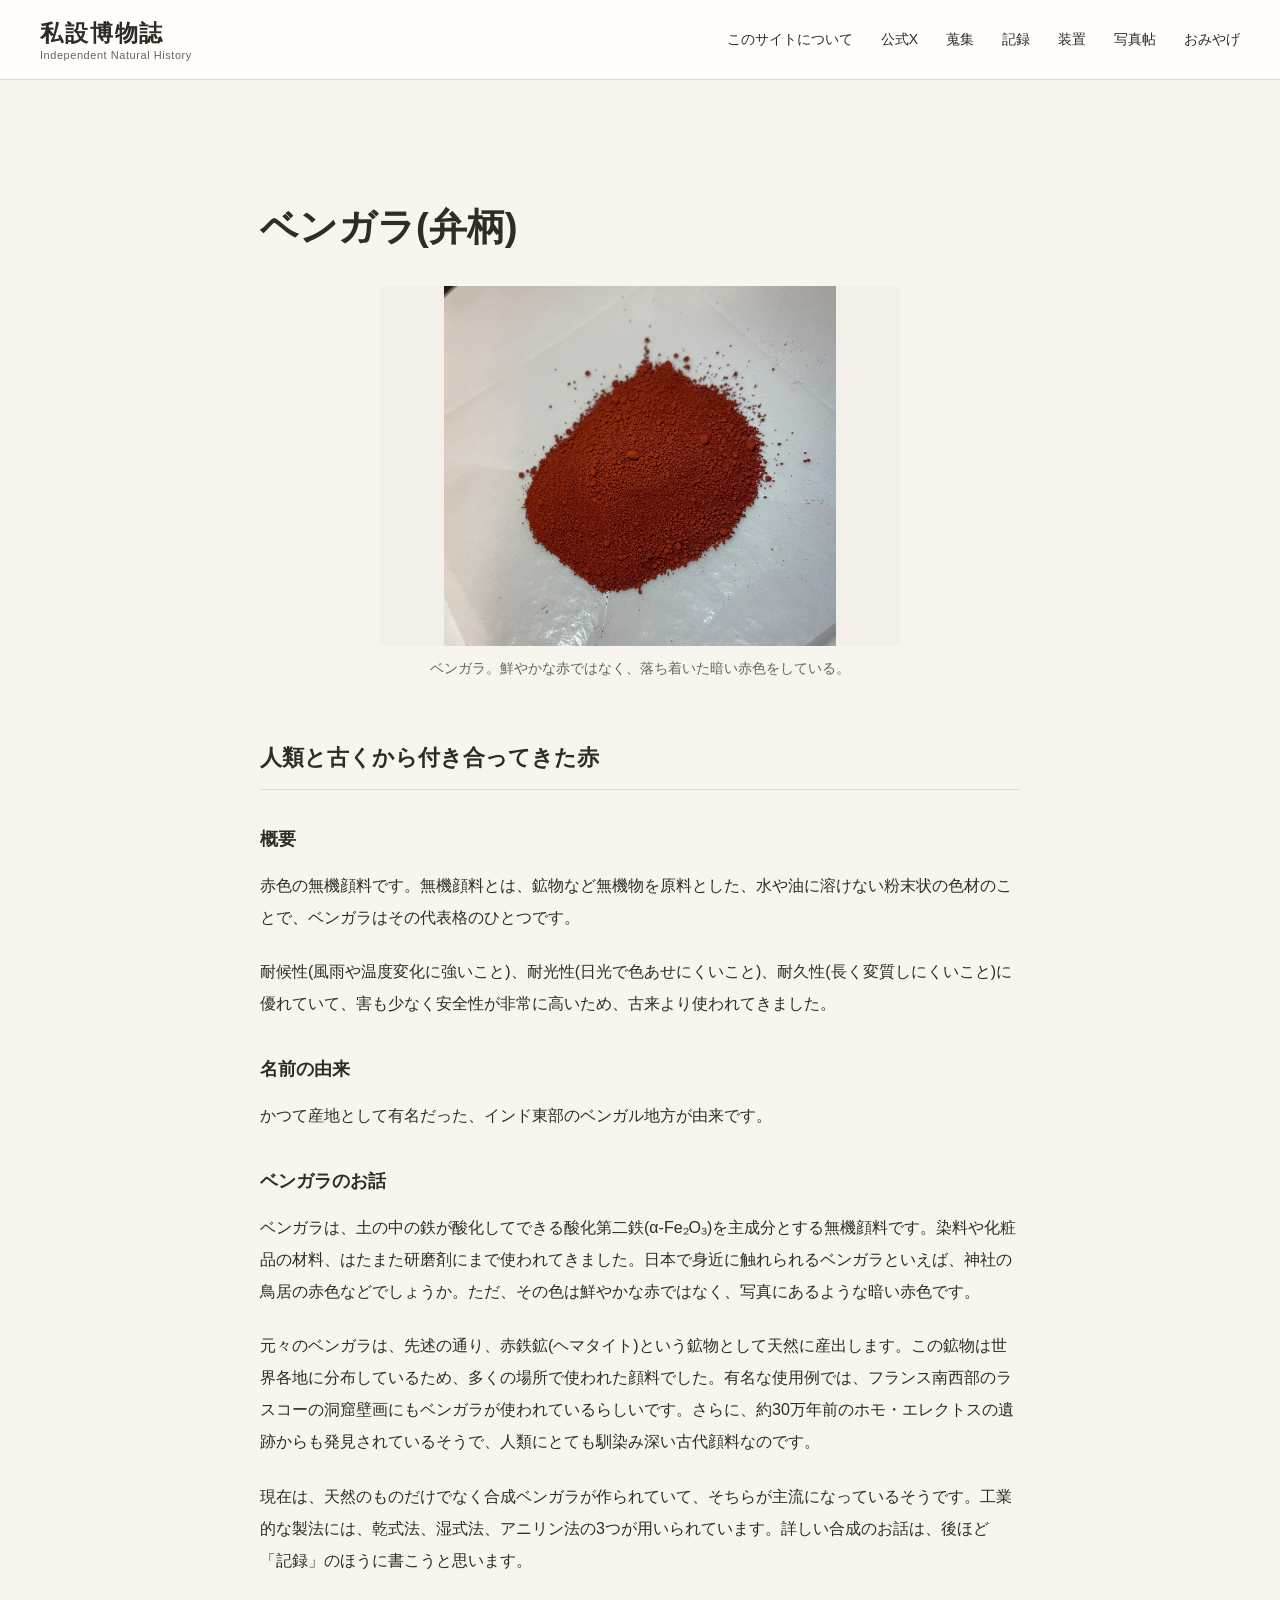
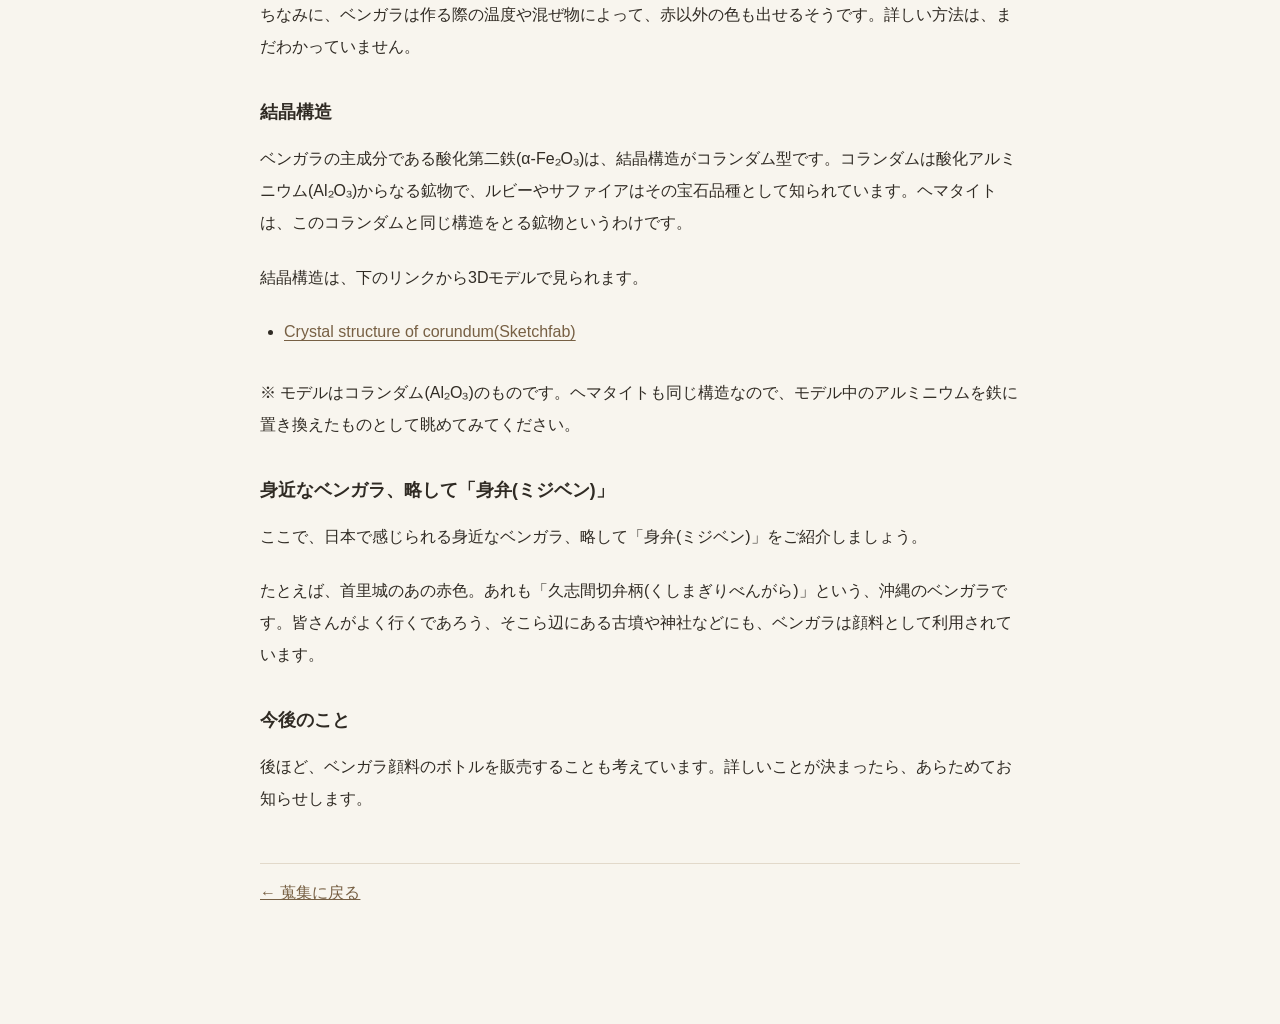
<file: collections/pigment/bengara.html>
<!DOCTYPE html>
<html lang="ja">
<head>
  <meta charset="UTF-8">
  <meta name="viewport" content="width=device-width, initial-scale=1">

  <title>ベンガラ（弁柄） | 私設博物誌</title>
  <link rel="icon" type="image/png" href="/independent-natural-history/images/IMG_1352.png">

  <link rel="stylesheet" href="../../style.css">
<link rel="stylesheet" href="../../css/article.css">
<link rel="stylesheet" href="../../css/collection.css">
</head>

<body>

  <!-- ヘッダー -->
 <div id="site-header"></div>
<script src="../../js/header.js" defer></script>

  <main class="article-container">

    <article class="article-content">

      <h1>ベンガラ(弁柄)</h1>

      <figure>
        <img
          src="../../images/pigments/IMG_1507.jpeg"
          alt="ベンガラ"
          loading="lazy"
        >
        <figcaption>
          ベンガラ。鮮やかな赤ではなく、落ち着いた暗い赤色をしている。
        </figcaption>
      </figure>

      <h2>人類と古くから付き合ってきた赤</h2>

      <h3>概要</h3>

      <p>赤色の無機顔料です。無機顔料とは、鉱物など無機物を原料とした、水や油に溶けない粉末状の色材のことで、ベンガラはその代表格のひとつです。</p>

      <p>耐候性(風雨や温度変化に強いこと)、耐光性(日光で色あせにくいこと)、耐久性(長く変質しにくいこと)に優れていて、害も少なく安全性が非常に高いため、古来より使われてきました。</p>

      <h3>名前の由来</h3>

      <p>かつて産地として有名だった、インド東部のベンガル地方が由来です。</p>

      <h3>ベンガラのお話</h3>

      <p>ベンガラは、土の中の鉄が酸化してできる酸化第二鉄(α-Fe₂O₃)を主成分とする無機顔料です。染料や化粧品の材料、はたまた研磨剤にまで使われてきました。日本で身近に触れられるベンガラといえば、神社の鳥居の赤色などでしょうか。ただ、その色は鮮やかな赤ではなく、写真にあるような暗い赤色です。</p>

      <p>元々のベンガラは、先述の通り、赤鉄鉱(ヘマタイト)という鉱物として天然に産出します。この鉱物は世界各地に分布しているため、多くの場所で使われた顔料でした。有名な使用例では、フランス南西部のラスコーの洞窟壁画にもベンガラが使われているらしいです。さらに、約30万年前のホモ・エレクトスの遺跡からも発見されているそうで、人類にとても馴染み深い古代顔料なのです。</p>

      <p>現在は、天然のものだけでなく合成ベンガラが作られていて、そちらが主流になっているそうです。工業的な製法には、乾式法、湿式法、アニリン法の3つが用いられています。詳しい合成のお話は、後ほど「記録」のほうに書こうと思います。</p>

      <p>ちなみに、ベンガラは作る際の温度や混ぜ物によって、赤以外の色も出せるそうです。詳しい方法は、まだわかっていません。</p>

      <h3>結晶構造</h3>

      <p>ベンガラの主成分である酸化第二鉄(α-Fe₂O₃)は、結晶構造がコランダム型です。コランダムは酸化アルミニウム(Al₂O₃)からなる鉱物で、ルビーやサファイアはその宝石品種として知られています。ヘマタイトは、このコランダムと同じ構造をとる鉱物というわけです。</p>

      <p>結晶構造は、下のリンクから3Dモデルで見られます。</p>

      <ul>
        <li>
          <a href="https://sketchfab.com/3d-models/crystal-structure-of-corundum-45e0b7e4870e4984a43c2245db0ba29b"
             target="_blank"
             rel="noopener noreferrer">
            Crystal structure of corundum(Sketchfab)
          </a>
        </li>
      </ul>

      <p>※ モデルはコランダム(Al₂O₃)のものです。ヘマタイトも同じ構造なので、モデル中のアルミニウムを鉄に置き換えたものとして眺めてみてください。</p>

      <h3>身近なベンガラ、略して「身弁(ミジベン)」</h3>

      <p>ここで、日本で感じられる身近なベンガラ、略して「身弁(ミジベン)」をご紹介しましょう。</p>

      <p>たとえば、首里城のあの赤色。あれも「久志間切弁柄(くしまぎりべんがら)」という、沖縄のベンガラです。皆さんがよく行くであろう、そこら辺にある古墳や神社などにも、ベンガラは顔料として利用されています。</p>

      <h3>今後のこと</h3>

      <p>後ほど、ベンガラ顔料のボトルを販売することも考えています。詳しいことが決まったら、あらためてお知らせします。</p>

    </article>

    <p class="article-back">
      <a href="../index.html">← 蒐集に戻る</a>
    </p>

  </main>

</body>
</html>
</file>
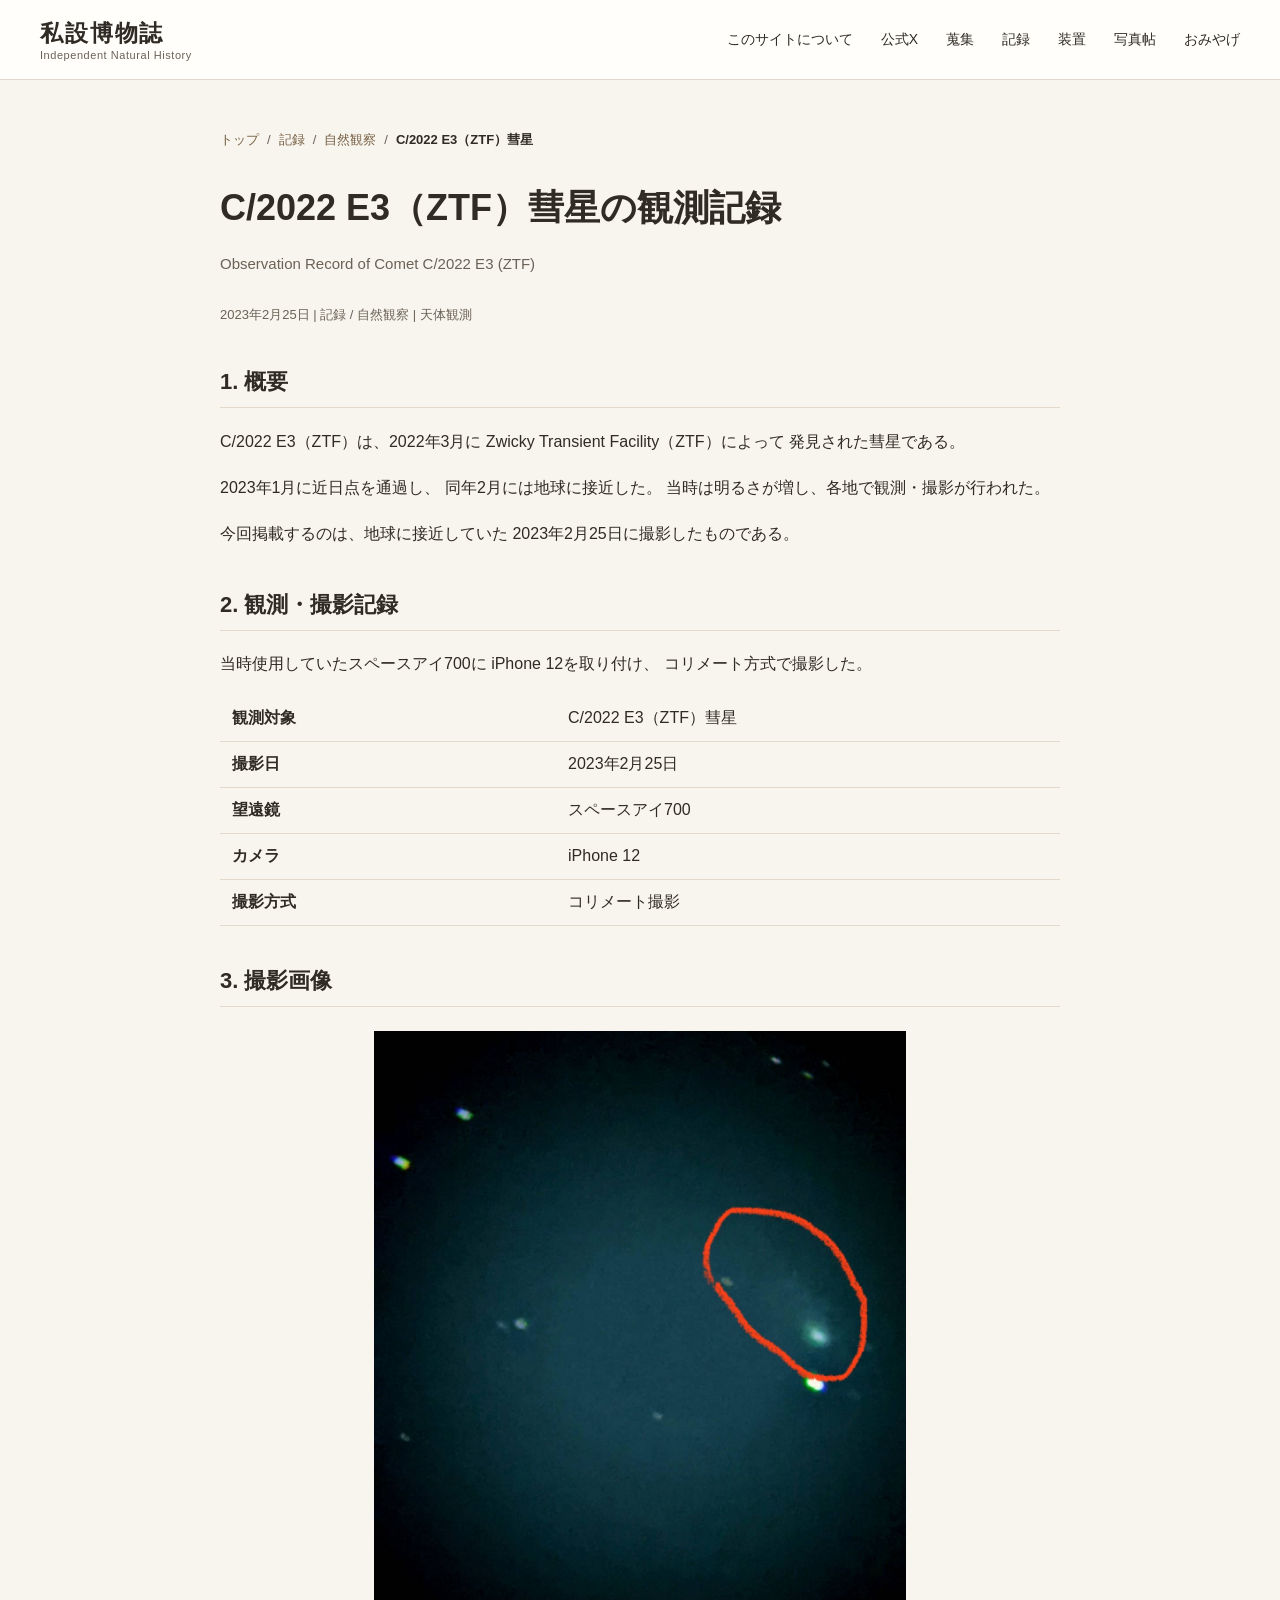
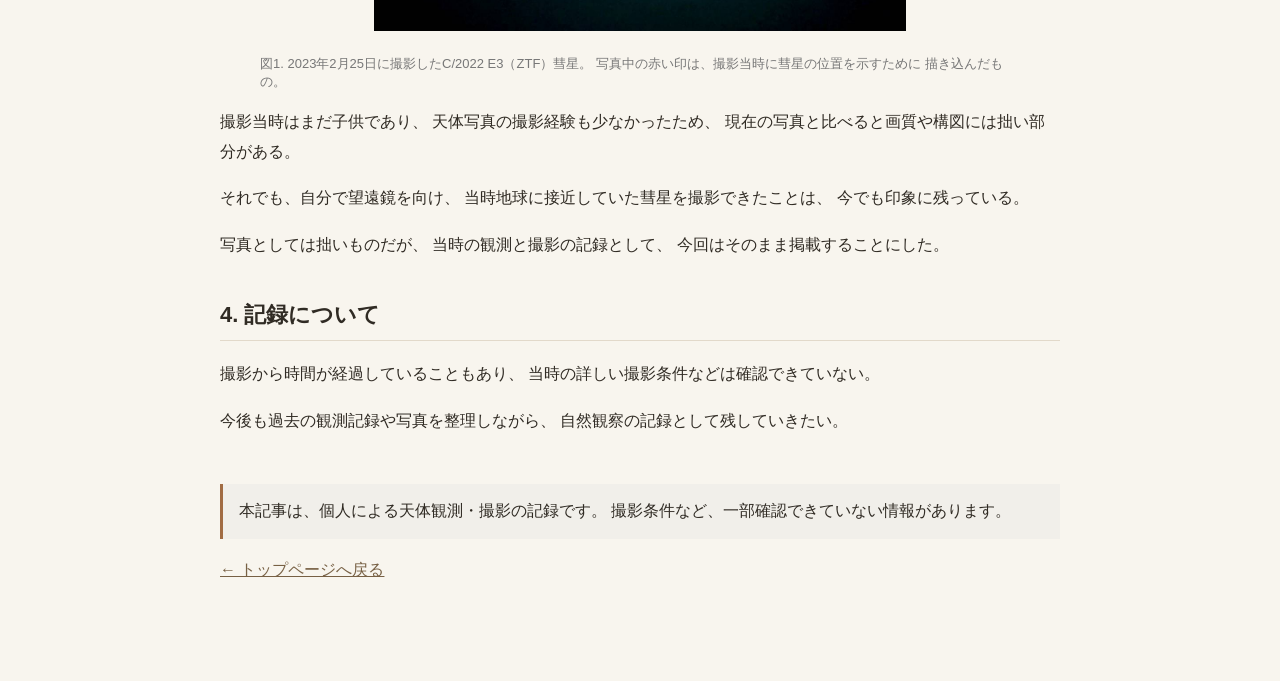
<file: records/nature/c2022-e3.html>
<!DOCTYPE html>
<html lang="ja">

<head>
  <meta charset="UTF-8">
  <meta name="viewport"
        content="width=device-width, initial-scale=1.0">

  <title>C/2022 E3（ZTF）彗星の観測記録 | 私設博物誌</title>
  <link rel="icon" type="image/png" href="/independent-natural-history/images/IMG_1352.png">

  <!-- サイト全体のCSS -->
  <link rel="stylesheet" href="../../style.css">

  <!-- 記事専用のCSS -->
  <link rel="stylesheet" href="../../css/article.css">
</head>

<body>

  <!-- 共通ヘッダー -->
  <div id="site-header"></div>

  <script src="../../js/header.js" defer></script>

  <!-- 記事本体 -->
  <main class="article-page">

    <!-- ===== パンくずリスト ===== -->
    <nav class="breadcrumb" aria-label="現在位置">

      <!-- トップページ -->
      <a href="../../index.html">トップ</a>
      /

      <!-- 記録の一覧ページ -->
      <a href="../index.html">記録</a>
      /

      <!-- 自然観察の一覧 -->
      <a href="../index.html#nature">自然観察</a>
      /

      <!-- 現在の記事 -->
      <span aria-current="page">
        C/2022 E3（ZTF）彗星
      </span>

    </nav>

    <article>

      <h1>C/2022 E3（ZTF）彗星の観測記録</h1>

      <p class="article-subtitle">
        Observation Record of Comet C/2022 E3 (ZTF)
      </p>

      <p class="article-meta">
        2023年2月25日 |
        記録 / 自然観察 |
        天体観測
      </p>

      <!-- 1. 概要 -->
      <section>
        <h2>1. 概要</h2>

        <p>
          C/2022 E3（ZTF）は、2022年3月に
          Zwicky Transient Facility（ZTF）によって
          発見された彗星である。
        </p>

        <p>
          2023年1月に近日点を通過し、
          同年2月には地球に接近した。
          当時は明るさが増し、各地で観測・撮影が行われた。
        </p>

        <p>
          今回掲載するのは、地球に接近していた
          2023年2月25日に撮影したものである。
        </p>
      </section>

      <!-- 2. 観測・撮影記録 -->
      <section>
        <h2>2. 観測・撮影記録</h2>

        <p>
          当時使用していたスペースアイ700に
          iPhone 12を取り付け、
          コリメート方式で撮影した。
        </p>

        <table class="article-table">
          <tbody>
            <tr>
              <th>観測対象</th>
              <td>C/2022 E3（ZTF）彗星</td>
            </tr>
            <tr>
              <th>撮影日</th>
              <td>2023年2月25日</td>
            </tr>
            <tr>
              <th>望遠鏡</th>
              <td>スペースアイ700</td>
            </tr>
            <tr>
              <th>カメラ</th>
              <td>iPhone 12</td>
            </tr>
            <tr>
              <th>撮影方式</th>
              <td>コリメート撮影</td>
            </tr>
          </tbody>
        </table>
      </section>

      <!-- 3. 撮影画像 -->
      <section>
        <h2>3. 撮影画像</h2>

        <figure>
          <img
            src="../../images/gallery/star/IMG_3275.jpeg"
            alt="2023年2月25日に撮影したC/2022 E3（ZTF）彗星"
            class="article-image">

          <figcaption class="article-caption">
            図1. 2023年2月25日に撮影したC/2022 E3（ZTF）彗星。
            写真中の赤い印は、撮影当時に彗星の位置を示すために
            描き込んだもの。
          </figcaption>
        </figure>

        <p>
          撮影当時はまだ子供であり、
          天体写真の撮影経験も少なかったため、
          現在の写真と比べると画質や構図には拙い部分がある。
        </p>

        <p>
          それでも、自分で望遠鏡を向け、
          当時地球に接近していた彗星を撮影できたことは、
          今でも印象に残っている。
        </p>

        <p>
          写真としては拙いものだが、
          当時の観測と撮影の記録として、
          今回はそのまま掲載することにした。
        </p>
      </section>

      <!-- 4. 記録について -->
      <section>
        <h2>4. 記録について</h2>

        <p>
          撮影から時間が経過していることもあり、
          当時の詳しい撮影条件などは確認できていない。
        </p>

        <p>
          今後も過去の観測記録や写真を整理しながら、
          自然観察の記録として残していきたい。
        </p>
      </section>

      <!-- 公開に関する注意 -->
      <p class="article-notice">
        本記事は、個人による天体観測・撮影の記録です。
        撮影条件など、一部確認できていない情報があります。
      </p>

    </article>

    <p>
      <a href="../../index.html">
        ← トップページへ戻る
      </a>
    </p>

  </main>

</body>
</html>
</file>
<file: style.css>
:root {
  /* ===== サイト共通カラー ===== */
  --page-bg: #F8F5EE;
  --surface: #FFFEFB;
  --ink: #302B24;
  --muted: #6A6257;
  --accent: #776044;
  --line: #E2D9CA;

  /* ===== 共通レイアウト ===== */
  --content-width: 1200px;
  --content-padding: 28px;
}

/* ===== ページ全体 ===== */
body {
  margin: 0;
  background: var(--page-bg);
  color: var(--ink);
  font-family: "Noto Sans JP", sans-serif;
}

/* ===== 共通ヘッダー ===== */
.site-header {
  position: sticky;
  top: 0;
  z-index: 100;
  background: var(--surface);
  border-bottom: 1px solid var(--line);
}

.header-inner {
  max-width: var(--content-width);
  margin: auto;
  padding: 18px var(--content-padding);

  display: flex;
  justify-content: space-between;
  align-items: center;
  gap: 24px;
}

/* ===== サイト名 ===== */
.site-brand {
  display: flex;
  flex-direction: column;
  text-decoration: none;
  color: inherit;
}

.brand-ja {
  font-size: 23px;
  font-weight: 600;
  letter-spacing: 0.08em;
}

.brand-en {
  font-size: 11px;
  color: var(--muted);
  letter-spacing: 0.05em;
}

/* ===== ナビゲーション ===== */
.site-nav {
  display: flex;
  gap: 28px;
  flex-wrap: wrap;
}

.site-nav a {
  color: var(--ink);
  font-size: 14px;
  text-decoration: none;
  transition: color 0.2s;
}

.site-nav a:hover {
  color: var(--accent);
}

/* ===== キーボード操作 ===== */
.site-nav a:focus-visible,
.site-brand:focus-visible {
  outline: 2px solid #a16c43;
  outline-offset: 4px;
}

/* ===== 共通メイン領域 ===== */
main {
  max-width: var(--content-width);
  margin: auto;
  padding: 40px var(--content-padding);
}

/* ページ内リンクの移動位置 */
main section {
  scroll-margin-top: 120px;
}

/* ===== 共通リンク ===== */
main a {
  color: var(--accent);
}

/* ===== スマートフォン対応 ===== */
@media (max-width: 700px) {
  :root {
    --content-padding: 20px;
  }

  .header-inner {
    flex-direction: column;
    align-items: flex-start;
    padding-top: 14px;
    padding-bottom: 14px;
  }

  .site-nav {
    gap: 20px;
  }
}
</file>
<file: css/home.css>
/* ===== トップページ専用CSS ===== */

/* ===== メインビジュアル ===== */
.inh-hero {
  position: relative;
  width: 100%;
  height: clamp(260px, 30vw, 400px);
  overflow: hidden;
  background: #171511;
}

.inh-hero img {
  position: absolute;
  inset: 0;
  width: 100%;
  height: 100%;
  object-fit: cover;
  object-position: center;
  opacity: 0;
  transition: opacity 1.2s ease-in-out;
}

.inh-hero img.active {
  opacity: 1;
}

/* ===== 案内セクション全体 ===== */
#app {
  display: grid;
  grid-template-columns: repeat(2, minmax(0, 1fr));
  gap: 22px;
}

/* ===== 各案内パネル ===== */
#app > section {
  box-sizing: border-box;
  min-height: 210px;
  padding: 30px 32px;

  display: flex;
  flex-direction: column;
  align-items: flex-start;

  background: var(--surface);
  border: 1px solid var(--line);
  border-top: 3px solid var(--accent);
}

/* ===== 見出し ===== */
#app > section h2 {
  margin: 0 0 20px;
  font-size: 24px;
  line-height: 1.5;
  color: var(--ink);
}

/* ===== 説明文 ===== */
#app > section p {
  margin: 0 0 24px;
  color: var(--muted);
  font-size: 16px;
  line-height: 1.9;
}

/* ===== 案内リンク ===== */
#app > section a {
  display: inline-block;
  margin-top: auto;
  color: var(--accent);
  font-weight: 600;
  text-decoration: none;
  border-bottom: 1px solid var(--accent);
  padding-bottom: 3px;
  transition: opacity 0.2s;
}

#app > section a:hover {
  opacity: 0.65;
}

/* ===== おみやげ ===== */
#souvenirs {
  grid-column: 1 / -1;
  min-height: 150px;
  border-top-style: dashed !important;
}

#souvenirs span {
  color: var(--muted);
  font-size: 14px;
}

/* ===== タブレット・スマートフォン ===== */
@media (max-width: 700px) {
  #app {
    grid-template-columns: 1fr;
    gap: 16px;
  }

  #app > section {
    min-height: 180px;
    padding: 24px;
  }

  #app > section h2 {
    font-size: 21px;
  }

  #souvenirs {
    grid-column: auto;
  }

  .inh-hero {
    height: 280px;
  }
}
</file>
<file: css/about.css>
/* ===== ABOUT INH ===== */

.about-page {
  max-width: 880px;
  margin: 0 auto;
  padding: 36px 28px 90px;
}

.about-page section {
  min-height: 0;
  scroll-margin-top: 160px;
}

.about-page p {
  line-height: 2;
}

/* パンくず */
.breadcrumb {
  font-size: 13px;
  color: var(--muted);
  margin-bottom: 42px;
}

/* ページ冒頭 */
.about-intro {
  padding-bottom: 40px;
  border-bottom: 1px solid var(--line);
}

.about-en,
.section-number,
.entry-en {
  color: var(--accent);
  font-size: 12px;
  letter-spacing: 0.12em;
}

.about-intro h1 {
  font-size: clamp(28px, 5vw, 38px);
  margin: 10px 0 28px;
}

.about-slogan {
  font-size: 21px;
  font-weight: 600;
  letter-spacing: 0.1em;
  margin-bottom: 28px;
}

/* 目次 */
.about-toc {
  display: flex;
  flex-wrap: wrap;
  gap: 10px;
  margin: 30px 0 60px;
}

.about-toc a {
  padding: 8px 14px;
  border: 1px solid var(--line);
  border-radius: 5px;
  background: var(--surface);
  color: var(--ink);
  text-decoration: none;
  font-size: 13px;
}

.about-toc a:hover {
  background: #EEE6D8;
}

/* 各章 */
.about-section {
  margin-top: 60px;
  padding-bottom: 45px;
  border-bottom: 1px solid var(--line);
}

.about-section h2 {
  font-size: 26px;
  margin: 10px 0 32px;
}

.about-section h3 {
  font-size: 19px;
  margin: 32px 0 12px;
}

.about-section p {
  margin: 0 0 17px;
}

/* アイコンの由来 */
.symbol-list {
  margin: 30px 0;
  border-top: 1px solid var(--line);
}

.symbol-item {
  padding: 16px 0;
  border-bottom: 1px solid var(--line);
}

.symbol-item h4 {
  font-size: 16px;
  margin: 0 0 9px;
  color: var(--accent);
}

.symbol-item p {
  margin: 0;
}

/* 5つの項目 */
.about-entries {
  margin-top: 32px;
}

.about-entry {
  padding: 28px 0;
  border-top: 1px solid var(--line);
}

.about-entry .entry-en {
  margin-bottom: 5px;
}

.about-entry h3 {
  font-size: 23px;
  margin: 0 0 18px;
}

.about-entry a {
  display: inline-block;
  margin-top: 8px;
  font-size: 14px;
}

/* 運営理念の強調 */
.about-emphasis {
  padding: 16px 20px;
  border-left: 3px solid var(--accent);
  background: var(--surface);
  font-weight: 600;
}

/* 終わり */
.about-ending {
  margin-top: 65px;
  text-align: center;
}

.about-ending p {
  font-size: 19px;
  font-weight: 600;
  letter-spacing: 0.08em;
  margin-bottom: 24px;
}

.about-footer {
  text-align: center;
  padding: 30px 16px;
  border-top: 1px solid var(--line);
  color: var(--muted);
  font-size: 12px;
}

/* スマートフォン */
@media (max-width: 700px) {

  .about-page {
    padding: 26px 20px 65px;
  }

  .about-intro h1 {
    font-size: 29px;
  }

  .about-slogan {
    font-size: 18px;
  }

  .about-section {
    margin-top: 45px;
  }

  .about-section h2 {
    font-size: 23px;
  }

  .about-toc {
    gap: 8px;
    margin-bottom: 45px;
  }

  .about-toc a {
    padding: 7px 10px;
  }

}

/* ===== INHアイコンの表示 ===== */

.about-symbol-image {
  margin: 30px auto 36px;
  text-align: center;
}

.about-symbol-image img {
  display: block;
  width: 100%;
  max-width: 240px;
  height: auto;
  object-fit: contain;
  margin: 0 auto;
}

.about-symbol-image figcaption {
  margin-top: 14px;
  font-size: 13px;
  color: var(--muted);
  letter-spacing: 0.06em;
}
</file>
<file: css/section.css>
/* ===== 2層目の基本配置 ===== */

.catalog-page {
  max-width: 1080px; /* ページの最大横幅 */
  margin: 0 auto;    /* 中央に配置 */
  padding: 36px 24px 80px;
}

/* 以前の共通CSSの最低高さ200pxを解除 */
.catalog-page section {
  min-height: 0;
  scroll-margin-top: 140px;
}

/* パンくずリスト */
.breadcrumb {
  font-size: 13px;
  color: var(--muted);
  margin-bottom: 36px;
}

/* ページの紹介 */
.catalog-intro {
  padding-bottom: 28px;
  border-bottom: 1px solid var(--line);
}

.catalog-intro h1 {
  font-size: 36px;
  margin: 0 0 8px;
}

.catalog-intro p {
  line-height: 1.8;
}

/* 英語の副題 */
.catalog-english {
  color: var(--accent);
  font-size: 14px;
  letter-spacing: 0.06em;
}

/* 各分野のまとまり */
.catalog-section {
  margin-top: 42px;
}

.catalog-section h2 {
  font-size: 22px;
  margin-bottom: 18px;
}

/* ===== 分野への案内 ===== */

.topic-links {
  display: flex;
  flex-wrap: wrap;
  gap: 12px;
}

.topic-links a {
  background: var(--surface);
  border: 1px solid var(--line);
  border-radius: 6px;
  padding: 10px 18px;
  text-decoration: none;
}

.topic-links a:hover {
  background: #EEE6D8;
}

/* ===== 記事カード ===== */

.card-grid {
  display: grid;
  grid-template-columns: repeat(2, minmax(0, 1fr));
  gap: 22px;
}

/* カード本体 */
.record-card {
  display: block;
  overflow: hidden;
  text-decoration: none;
  color: var(--ink);
  background: var(--surface);
  border: 1px solid var(--line);
  border-radius: 8px;
  transition: transform 0.2s, box-shadow 0.2s;
}

/* マウスを乗せたとき */
a.record-card:hover {
  transform: translateY(-3px);
  box-shadow: 0 6px 20px #302B2414;
}

/* キーボード操作時 */
a.record-card:focus-visible {
  outline: 2px solid var(--accent);
  outline-offset: 3px;
}

/* 見出し画像の表示場所 */
.card-image {
  aspect-ratio: 16 / 9;
  background: #E8DFCF;
  overflow: hidden;
  display: grid;
  place-items: center;
}

/* 画像を枠いっぱいに表示 */
.card-image img {
  display: block;
  width: 100%;
  height: 100%;
  object-fit: cover;
}

/* まだ画像がないときの文字 */
.image-placeholder {
  color: var(--muted);
  font-size: 13px;
}

/* カード内の文章 */
.card-content {
  padding: 20px;
}

.card-category {
  color: var(--accent);
  font-size: 12px;
  margin: 0 0 8px;
}

.card-content h3 {
  font-size: 19px;
  line-height: 1.5;
  margin: 0 0 12px;
}

.card-content p {
  font-size: 14px;
  line-height: 1.8;
}

.card-more {
  color: var(--accent);
  font-size: 13px;
  font-weight: 600;
}

/* 資料がない分野の表示 */
.empty-note {
  color: var(--muted);
  font-size: 14px;
}

/* 画面が700px以下なら1列 */
@media (max-width: 700px) {
  .card-grid {
    grid-template-columns: 1fr;
  }

  .catalog-intro h1 {
    font-size: 30px;
  }
}

/* 蒐集品カードの画像サイズ */
.collection-card img {
  width: 100%;
  height: 220px;
  object-fit: contain;
  display: block;
  border-radius: 4px;
}
</file>
<file: css/collection.css>
/* ========================================
   私設博物誌 - 蒐集ページ専用CSS
======================================== */

/* 分野別ナビゲーション */
.topic-links {
  display: flex;
  flex-wrap: wrap;
  gap: 10px;
  margin: 24px 0 36px;
}

.topic-links a {
  display: inline-block;
  padding: 8px 16px;
  color: var(--accent);
  text-decoration: none;
  border: 1px solid var(--line);
  border-radius: 3px;
  background: var(--surface);
  transition: background 0.2s, color 0.2s;
}

.topic-links a:hover {
  background: var(--accent);
  color: #fff;
}

/* 分類セクション */
.catalog-section {
  margin: 48px 0;
  scroll-margin-top: 30px;
}

.catalog-section h2 {
  padding-bottom: 12px;
  margin-bottom: 24px;
  border-bottom: 1px solid var(--line);
  color: var(--ink);
  font-size: 1.45rem;
  font-weight: 500;
}

/* コレクション一覧 */
.collection-grid {
  display: grid;
  grid-template-columns: repeat(auto-fill, minmax(220px, 1fr));
  gap: 24px;
}

/* コレクションカード */
.collection-card {
  display: block;
  overflow: hidden;
  color: var(--ink);
  text-decoration: none;
  background: var(--surface);
  border: 1px solid var(--line);
  border-radius: 4px;
  transition: transform 0.2s, box-shadow 0.2s;
}

.collection-card:hover {
  transform: translateY(-3px);
  box-shadow: 0 5px 16px rgba(48, 43, 36, 0.10);
}

/* カード画像 */
.collection-card img {
  display: block;
  width: 100%;
  height: 200px;
  padding: 10px;
  box-sizing: border-box;
  object-fit: contain;
  background: #F3F0E9;
}

/* カード内の文章 */
.collection-card-info {
  padding: 16px;
}

.collection-card-info h3 {
  margin: 0 0 8px;
  color: var(--ink);
  font-size: 1.05rem;
  font-weight: 600;
}

.collection-card-info p {
  margin: 0;
  color: var(--muted);
  font-size: 0.9rem;
  line-height: 1.7;
}

/* スマートフォン */
@media (max-width: 600px) {
  .collection-grid {
    grid-template-columns: repeat(2, minmax(0, 1fr));
    gap: 12px;
  }

  .collection-card img {
    height: 150px;
  }

  .collection-card-info {
    padding: 12px;
  }

  .collection-card-info h3 {
    font-size: 0.95rem;
  }

  .collection-card-info p {
    font-size: 0.8rem;
  }
}
/* =========================
   蒐集記事専用スタイル
   article.css の基本デザインを拡張
========================= */

/* 記事全体 */
.article-container {
  width: min(900px, 92%);
  margin: 48px auto 80px;
}

/* 本文 */
.article-content {
  max-width: 760px;
  margin: 0 auto;
  font-size: 16px;
  line-height: 2;
  color: var(--ink);
}

/* タイトル */
.article-content h1 {
  font-size: clamp(1.8rem, 4vw, 2.4rem);
  line-height: 1.4;
  margin-bottom: 2rem;
}

/* 大見出し */
.article-content h2 {
  font-size: 1.4rem;
  margin: 3.5rem 0 1.2rem;
  padding-bottom: 0.5rem;
  border-bottom: 1px solid var(--line);
}

/* 小見出し */
.article-content h3 {
  font-size: 1.1rem;
  margin: 2rem 0 0.8rem;
}

/* 段落 */
.article-content p {
  margin: 0 0 1.4rem;
}

/* 画像 */
.article-content figure {
  max-width: 520px;
  margin: 2rem auto 2.5rem;
  text-align: center;
}

.article-content figure img {
  display: block;
  width: 100%;
  max-height: 360px;
  object-fit: contain;
  margin: 0 auto;
  background: #F3F0E9;
  border-radius: 3px;
}

/* 画像説明 */
.article-content figcaption {
  margin-top: 0.7rem;
  font-size: 0.85rem;
  line-height: 1.7;
  color: var(--muted);
}

/* リスト */
.article-content ul,
.article-content ol {
  padding-left: 1.5rem;
  margin: 1rem 0 1.8rem;
}

.article-content li {
  margin-bottom: 0.5rem;
}

/* リンク */
.article-content a {
  color: var(--accent);
  text-decoration-thickness: 1px;
  text-underline-offset: 3px;
}

/* 蒐集一覧へ戻るリンク */
.article-back {
  max-width: 760px;
  margin: 3rem auto 0;
  padding-top: 1.2rem;
  border-top: 1px solid var(--line);
}

/* スマートフォン */
@media (max-width: 600px) {
  .article-container {
    width: 90%;
    margin-top: 32px;
  }

  .article-content {
    font-size: 15px;
    line-height: 1.9;
  }

  .article-content figure img {
    max-height: 280px;
  }
}
</file>
<file: css/gallery.css>
/* ===== 写真帖全体 ===== */

.gallery-page {
  max-width: 1100px;
  margin: 0 auto;
  padding: 40px 24px 80px;
}

/* パンくずリスト */
.breadcrumb {
  font-size: 13px;
  color: var(--muted);
  margin-bottom: 32px;
}

/* ===== タイトル部分 ===== */

.gallery-intro {
  margin-bottom: 40px;
  padding-bottom: 28px;
  border-bottom: 1px solid var(--line);
}

.gallery-intro h1 {
  font-size: 36px;
  margin: 0;
}

/* 英語名 */
.gallery-en {
  color: var(--accent);
  font-size: 14px;
}

/* ===== 写真の一覧 ===== */


/* ===== 写真の一覧 ===== */
.gallery-grid {
  display: grid;

  /* 写真1枚の横幅を最大220pxにする */
  grid-template-columns: repeat(
    auto-fill,
    minmax(min(100%, 220px), 220px)
  );

  /* 写真同士の間隔 */
  gap: 24px;

  /* 写真を左から並べる */
  justify-content: start;
}


/* 写真1枚分 */
.gallery-item {
  display: block;
  text-decoration: none;
  color: inherit;
}

.gallery-item figure {
  margin: 0;
}

/* 写真 */
.gallery-item img {
  display: block;
  width: 100%;

  /* 写真の比率を統一 */
  aspect-ratio: 4 / 3;

  /* 枠いっぱいに表示 */
  object-fit: cover;

  border-radius: 6px;
  transition: opacity 0.2s;
}

/* 写真のタイトル */
.gallery-item figcaption {
  margin-top: 10px;
  font-size: 14px;
  text-align: center;
  color: var(--ink);
}

/* マウスを乗せたとき */
.gallery-item:hover img {
  opacity: 0.8;
}

/* キーボード操作時 */
.gallery-item:focus-visible {
  outline: 2px solid var(--accent);
  outline-offset: 4px;
}

/* ページ下部 */
.gallery-footer {
  margin-top: 60px;
  font-size: 12px;
  color: var(--muted);
}

/* ===== 写真一覧の大きさ ===== */

.gallery-grid {
  grid-template-columns: repeat(auto-fill, 220px);
}

/* 写真を押せるボタンにする */
.gallery-item {
  border: none;
  background: none;
  padding: 0;
  width: 100%;
  cursor: zoom-in;
  font: inherit;
}

/* 一覧写真は必ず表示する */
.gallery-item img {
  display: block;
  width: 100%;
  height: 165px;
  object-fit: cover;
  opacity: 1;
}

/* ===== 拡大写真 ===== */

.gallery-dialog {
  width: min(92vw, 960px);
  max-height: 90vh;
  padding: 16px;
  border: none;
  border-radius: 8px;
  background: var(--surface);
}

/* 拡大時の暗い背景 */
.gallery-dialog::backdrop {
  background: rgba(0, 0, 0, 0.85);
}

/* 拡大写真の表示 */
.gallery-dialog img {
  display: block;
  max-width: 100%;
  max-height: 75vh;
  width: auto;
  height: auto;
  object-fit: contain;
  margin: auto;
}

/* 閉じるボタン */
.gallery-close {
  display: block;
  margin: 0 0 12px auto;
  padding: 8px 16px;
  cursor: pointer;
}


/* ===== 写真の検索・絞り込み ===== */

/* 検索条件に合わない写真を非表示 */
.gallery-item[hidden] {
  display: none;
}

/* 検索欄とジャンル選択の配置 */
.gallery-controls {
  display: flex;
  flex-wrap: wrap;
  gap: 16px;
  margin-bottom: 28px;
}

/* 各入力欄 */
.gallery-controls label {
  display: flex;
  flex-direction: column;
  gap: 6px;
  font-size: 14px;
}

/* 入力欄の見た目 */
.gallery-controls input,
.gallery-controls select {
  padding: 10px 12px;
  border: 1px solid var(--line);
  border-radius: 6px;
  background: var(--surface);
  color: var(--ink);
  font: inherit;
}
</file>
<file: css/article.css>
/* =================================
   記事ページ専用デザイン
   ================================= */

/* 記事全体の横幅 */
.article-page {
  max-width: 840px;
  margin: 0 auto;
  padding: 48px 24px 80px;
}

/* 共通CSSのセクション最低高さを解除 */
.article-page section {
  min-height: 0;
  margin-top: 40px;
}

/* 記事タイトル */
.article-page h1 {
  font-size: clamp(26px, 4vw, 36px);
  line-height: 1.5;
  margin-bottom: 8px;
}

/* 英語タイトル */
.article-subtitle {
  color: var(--muted);
  font-size: 15px;
}

/* 公開日・分類など */
.article-meta {
  font-size: 13px;
  color: var(--muted);
  margin: 24px 0;
}

/* 本文 */
.article-page p {
  line-height: 1.9;
}

/* 章の見出し */
.article-page h2 {
  font-size: 22px;
  border-bottom: 1px solid var(--line);
  padding-bottom: 10px;
}

/* 動画 */
.article-video {
  width: 100%;
  height: auto;
  display: block;
  background: #111;
  border-radius: 8px;
}

/* 動画・画像の説明 */
.article-caption {
  font-size: 13px;
  color: #777;
  margin-top: 10px;
}

/* 計算条件の表 */
.article-table {
  width: 100%;
  border-collapse: collapse;
}

.article-table th,
.article-table td {
  padding: 12px;
  border-bottom: 1px solid var(--line);
  text-align: left;
}

.article-table th {
  width: 40%;
}

/* 記事末尾の注意事項 */
.article-notice {
  border-left: 3px solid #a16c43;
  padding: 12px 16px;
  background: #f1efea;
  margin-top: 48px;
}

/* スマホ表示 */
@media (max-width: 700px) {
  .article-page {
    padding: 28px 20px 60px;
  }

  .article-page h2 {
    font-size: 19px;
  }
}

/* ===== パンくずリスト ===== */

/* 現在位置を示す道案内 */
.article-page .breadcrumb {
  display: flex;        /* 項目を横に並べる */
  flex-wrap: wrap;      /* 幅が足りなければ折り返す */
  align-items: center;
  gap: 8px;             /* 項目同士の間隔 */

  font-size: 13px;
  line-height: 1.8;
  color: var(--muted);

  margin-bottom: 28px;
}

/* 移動できる項目 */
.article-page .breadcrumb a {
  color: var(--accent);
  text-decoration: none;
}

/* マウスを乗せたとき */
.article-page .breadcrumb a:hover {
  text-decoration: underline;
}

/* 現在開いているページ */
.article-page .breadcrumb [aria-current="page"] {
  color: var(--ink);
  font-weight: 600;
}

/* ===== 記事内の画像 ===== */

/* ===== 記事内の画像 ===== */

.article-page img {
  display: block;
  max-width: 100%;
  width: auto;
  max-height: 600px;
  height: auto;
  margin: 24px auto;
  object-fit: contain;
}
</file>
